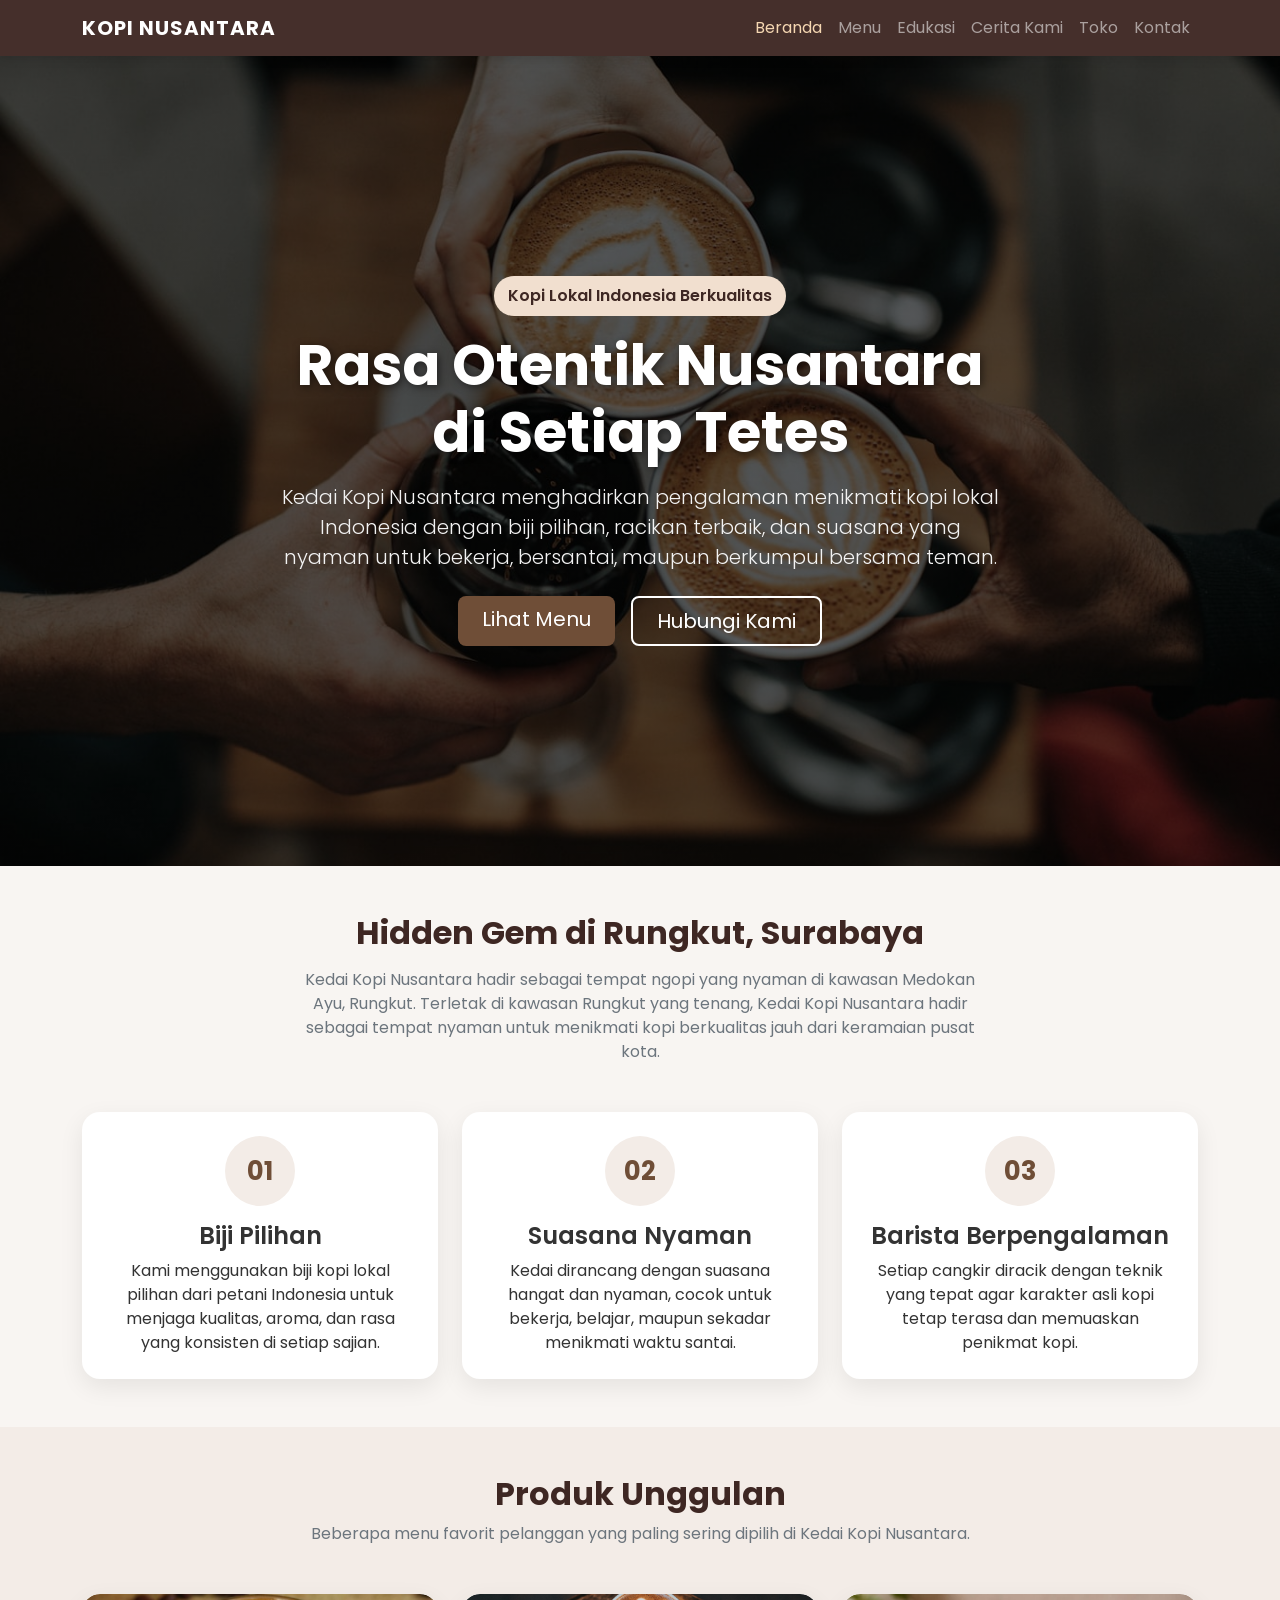
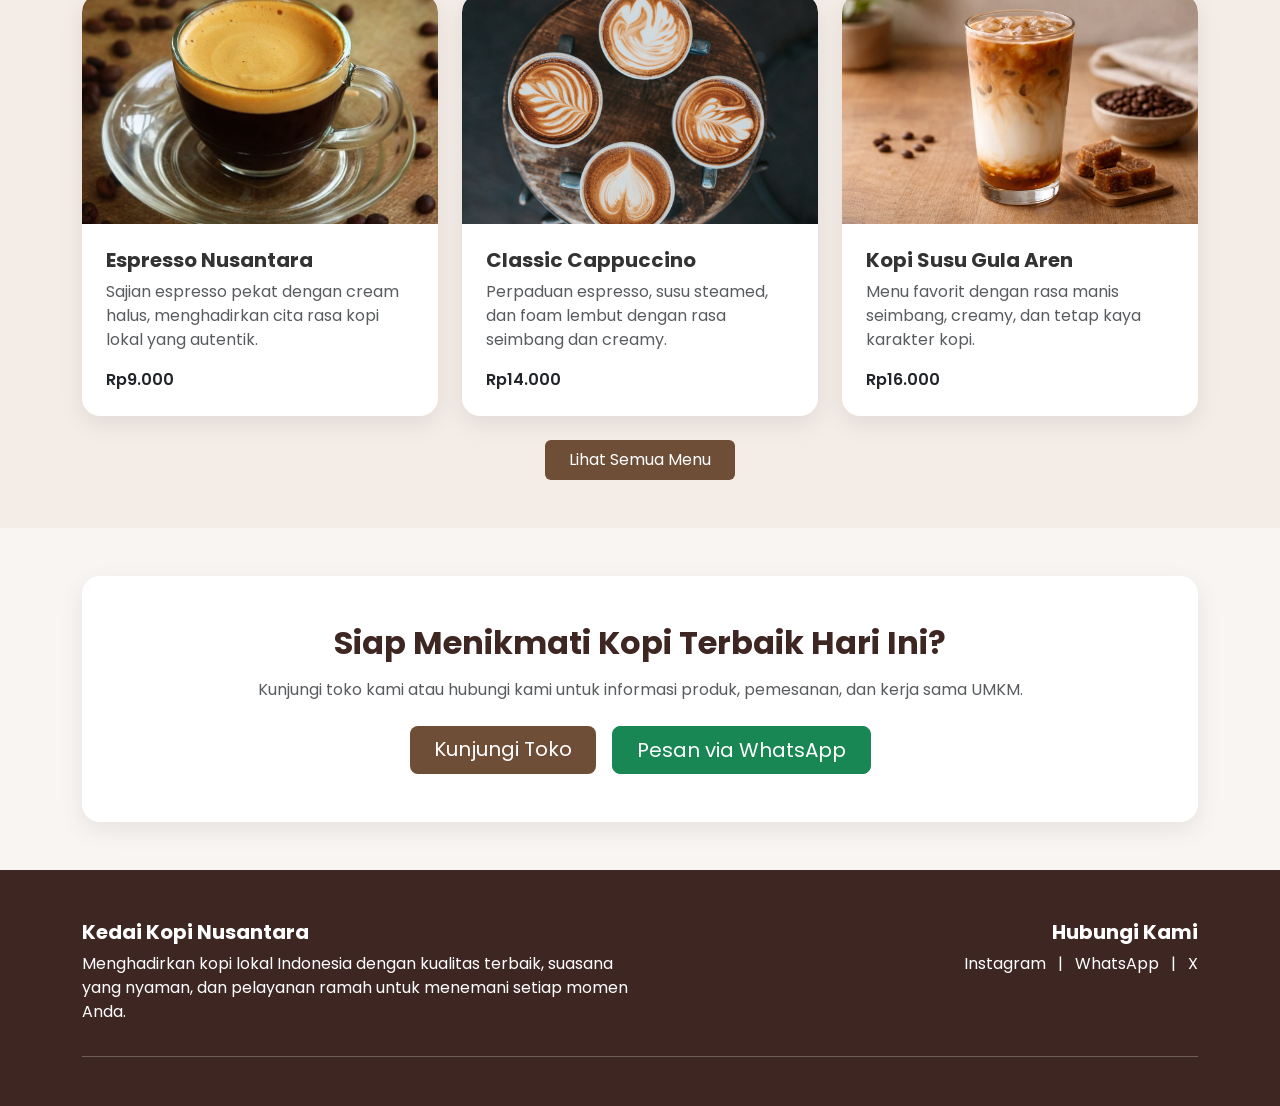
<file: index.html>
<!DOCTYPE html>
<html lang="id">

<head>
    <meta charset="UTF-8">
    <meta name="viewport" content="width=device-width, initial-scale=1.0">
    <meta name="description"
        content="Kedai Kopi Nusantara menghadirkan kopi lokal Indonesia dengan cita rasa otentik, suasana nyaman, dan produk berkualitas untuk pecinta kopi.">
    <title>Kedai Kopi Nusantara - Beranda</title>

    <link href="https://cdn.jsdelivr.net/npm/bootstrap@5.3.3/dist/css/bootstrap.min.css" rel="stylesheet">
    <link href="https://fonts.googleapis.com/css2?family=Poppins:wght@300;400;500;600;700&display=swap"
        rel="stylesheet">
    <link rel="stylesheet" href="style/index.css">
</head>

<body>

    <nav class="navbar navbar-expand-lg navbar-dark sticky-top">
        <div class="container">
            <a class="navbar-brand fw-bold" href="index.html">KOPI NUSANTARA</a>

            <button class="navbar-toggler" type="button" data-bs-toggle="collapse" data-bs-target="#navbarNav"
                aria-controls="navbarNav" aria-expanded="false" aria-label="Toggle navigation">
                <span class="navbar-toggler-icon"></span>
            </button>

            <div class="collapse navbar-collapse" id="navbarNav">
                <ul class="navbar-nav ms-auto align-items-lg-center">
                    <li class="nav-item"><a class="nav-link active" href="index.html">Beranda</a></li>
                    <li class="nav-item"><a class="nav-link" href="menu.html">Menu</a></li>
                    <li class="nav-item"><a class="nav-link" href="edukasi.html">Edukasi</a></li>
                    <li class="nav-item"><a class="nav-link" href="cerita.html">Cerita Kami</a></li>
                    <li class="nav-item"><a class="nav-link" href="toko.html">Toko</a></li>
                    <li class="nav-item"><a class="nav-link" href="kontak.html">Kontak</a></li>
                </ul>
            </div>
        </div>
    </nav>

    <header class="hero-section">
        <div class="container text-center">
            <span class="badge-custom mb-3 d-inline-block">Kopi Lokal Indonesia Berkualitas</span>
            <h1 class="display-4 mb-3">Rasa Otentik Nusantara<br>di Setiap Tetes</h1>
            <p class="lead mb-4">
                Kedai Kopi Nusantara menghadirkan pengalaman menikmati kopi lokal Indonesia dengan biji pilihan,
                racikan terbaik, dan suasana yang nyaman untuk bekerja, bersantai, maupun berkumpul bersama teman.
            </p>
            <div class="d-flex flex-column flex-sm-row justify-content-center gap-3">
                <a href="menu.html" class="btn btn-coffee btn-lg px-4">Lihat Menu</a>
                <a href="kontak.html" class="btn btn-outline-coffee btn-lg px-4">Hubungi Kami</a>
            </div>
        </div>
    </header>

    <section class="py-5">
        <div class="container text-center">
            <h2 class="section-title mb-3">Hidden Gem di Rungkut, Surabaya</h2>
            <p class="section-subtitle mb-5">
                Kedai Kopi Nusantara hadir sebagai tempat ngopi yang nyaman di kawasan Medokan Ayu, Rungkut. Terletak di kawasan Rungkut yang tenang, Kedai Kopi Nusantara hadir sebagai
                tempat nyaman untuk menikmati kopi berkualitas jauh dari keramaian pusat kota.
            </p>

            <div class="row g-4">
                <div class="col-md-4">
                    <div class="feature-card p-4">
                        <div class="feature-icon">01</div>
                        <h4 class="fw-semibold">Biji Pilihan</h4>
                        <p class="mb-0">
                            Kami menggunakan biji kopi lokal pilihan dari petani Indonesia untuk menjaga kualitas,
                            aroma, dan rasa yang konsisten di setiap sajian.
                        </p>
                    </div>
                </div>

                <div class="col-md-4">
                    <div class="feature-card p-4">
                        <div class="feature-icon">02</div>
                        <h4 class="fw-semibold">Suasana Nyaman</h4>
                        <p class="mb-0">
                            Kedai dirancang dengan suasana hangat dan nyaman, cocok untuk bekerja, belajar,
                            maupun sekadar menikmati waktu santai.
                        </p>
                    </div>
                </div>

                <div class="col-md-4">
                    <div class="feature-card p-4">
                        <div class="feature-icon">03</div>
                        <h4 class="fw-semibold">Barista Berpengalaman</h4>
                        <p class="mb-0">
                            Setiap cangkir diracik dengan teknik yang tepat agar karakter asli kopi tetap terasa
                            dan memuaskan penikmat kopi.
                        </p>
                    </div>
                </div>
            </div>
        </div>
    </section>

    <section class="py-5 highlight-section">
        <div class="container">
            <div class="text-center mb-5">
                <h2 class="section-title">Produk Unggulan</h2>
                <p class="section-subtitle">
                    Beberapa menu favorit pelanggan yang paling sering dipilih di Kedai Kopi Nusantara.
                </p>
            </div>

            <div class="row g-4">
                <div class="col-md-4">
                    <div class="product-card overflow-hidden">
                        <img src="assets/espresso.jpeg" class="w-100" alt="Espresso Nusantara">
                        <div class="p-4">
                            <h5 class="fw-bold">Espresso Nusantara</h5>
                            <p class="text-muted">
                                Sajian espresso pekat dengan cream halus, menghadirkan cita rasa kopi lokal yang autentik.
                            </p>
                            <p class="fw-semibold text-dark mb-0">Rp9.000</p>
                        </div>
                    </div>
                </div>

                <div class="col-md-4">
                    <div class="product-card overflow-hidden">
                        <img src="assets/cappucino.jpg" class="w-100" alt="Classic Cappuccino">
                        <div class="p-4">
                            <h5 class="fw-bold">Classic Cappuccino</h5>
                            <p class="text-muted">
                                Perpaduan espresso, susu steamed, dan foam lembut dengan rasa seimbang dan creamy.
                            </p>
                            <p class="fw-semibold text-dark mb-0">Rp14.000</p>
                        </div>
                    </div>
                </div>

                <div class="col-md-4">
                    <div class="product-card overflow-hidden">
                        <img src="assets/kopi_susu.jpeg" class="w-100" alt="Kopi Susu Gula Aren">
                        <div class="p-4">
                            <h5 class="fw-bold">Kopi Susu Gula Aren</h5>
                            <p class="text-muted">
                                Menu favorit dengan rasa manis seimbang, creamy, dan tetap kaya karakter kopi.
                            </p>
                            <p class="fw-semibold text-dark mb-0">Rp16.000</p>
                        </div>
                    </div>
                </div>
            </div>

            <div class="text-center mt-4">
                <a href="menu.html" class="btn btn-coffee px-4 py-2">Lihat Semua Menu</a>
            </div>
        </div>
    </section>

    <section class="py-5">
        <div class="container">
            <div class="cta-box p-4 p-md-5 text-center">
                <h2 class="section-title mb-3">Siap Menikmati Kopi Terbaik Hari Ini?</h2>
                <p class="text-muted mb-4">
                    Kunjungi toko kami atau hubungi kami untuk informasi produk, pemesanan, dan kerja sama UMKM.
                </p>
                <div class="d-flex flex-column flex-sm-row justify-content-center gap-3">
                    <a href="toko.html" class="btn btn-coffee btn-lg px-4">Kunjungi Toko</a>
                    <a href="https://wa.me/6285730565400" target="_blank" rel="noopener noreferrer"
                        class="btn btn-success btn-lg px-4">Pesan via WhatsApp</a>
                </div>
            </div>
        </div>
    </section>

    <footer class="footer mt-auto">
        <div class="container">
            <div class="row g-4">
                <div class="col-md-6">
                    <h5 class="fw-bold">Kedai Kopi Nusantara</h5>
                    <p class="mb-2">
                        Menghadirkan kopi lokal Indonesia dengan kualitas terbaik, suasana yang nyaman, dan pelayanan ramah untuk menemani setiap momen Anda.
                    </p>
                </div>

                <div class="col-md-6 text-md-end">
                    <h5 class="fw-bold">Hubungi Kami</h5>
                    <p class="mb-0">
                        <a href="https://instagram.com/" target="_blank" rel="noopener noreferrer"
                            class="text-white text-decoration-none">Instagram</a>
                        <span class="mx-2">|</span>
                        <a href="https://wa.me/6285730565400" target="_blank" rel="noopener noreferrer"
                            class="text-white text-decoration-none">WhatsApp</a>
                        <span class="mx-2">|</span>
                        <a href="https://x.com/" target="_blank" rel="noopener noreferrer"
                            class="text-white text-decoration-none">X</a>
                    </p>
                </div>
            </div>

            <hr class="my-4">
        </div>
    </footer>

    <script src="https://cdn.jsdelivr.net/npm/bootstrap@5.3.3/dist/js/bootstrap.bundle.min.js"></script>
</body>

</html>
</file>
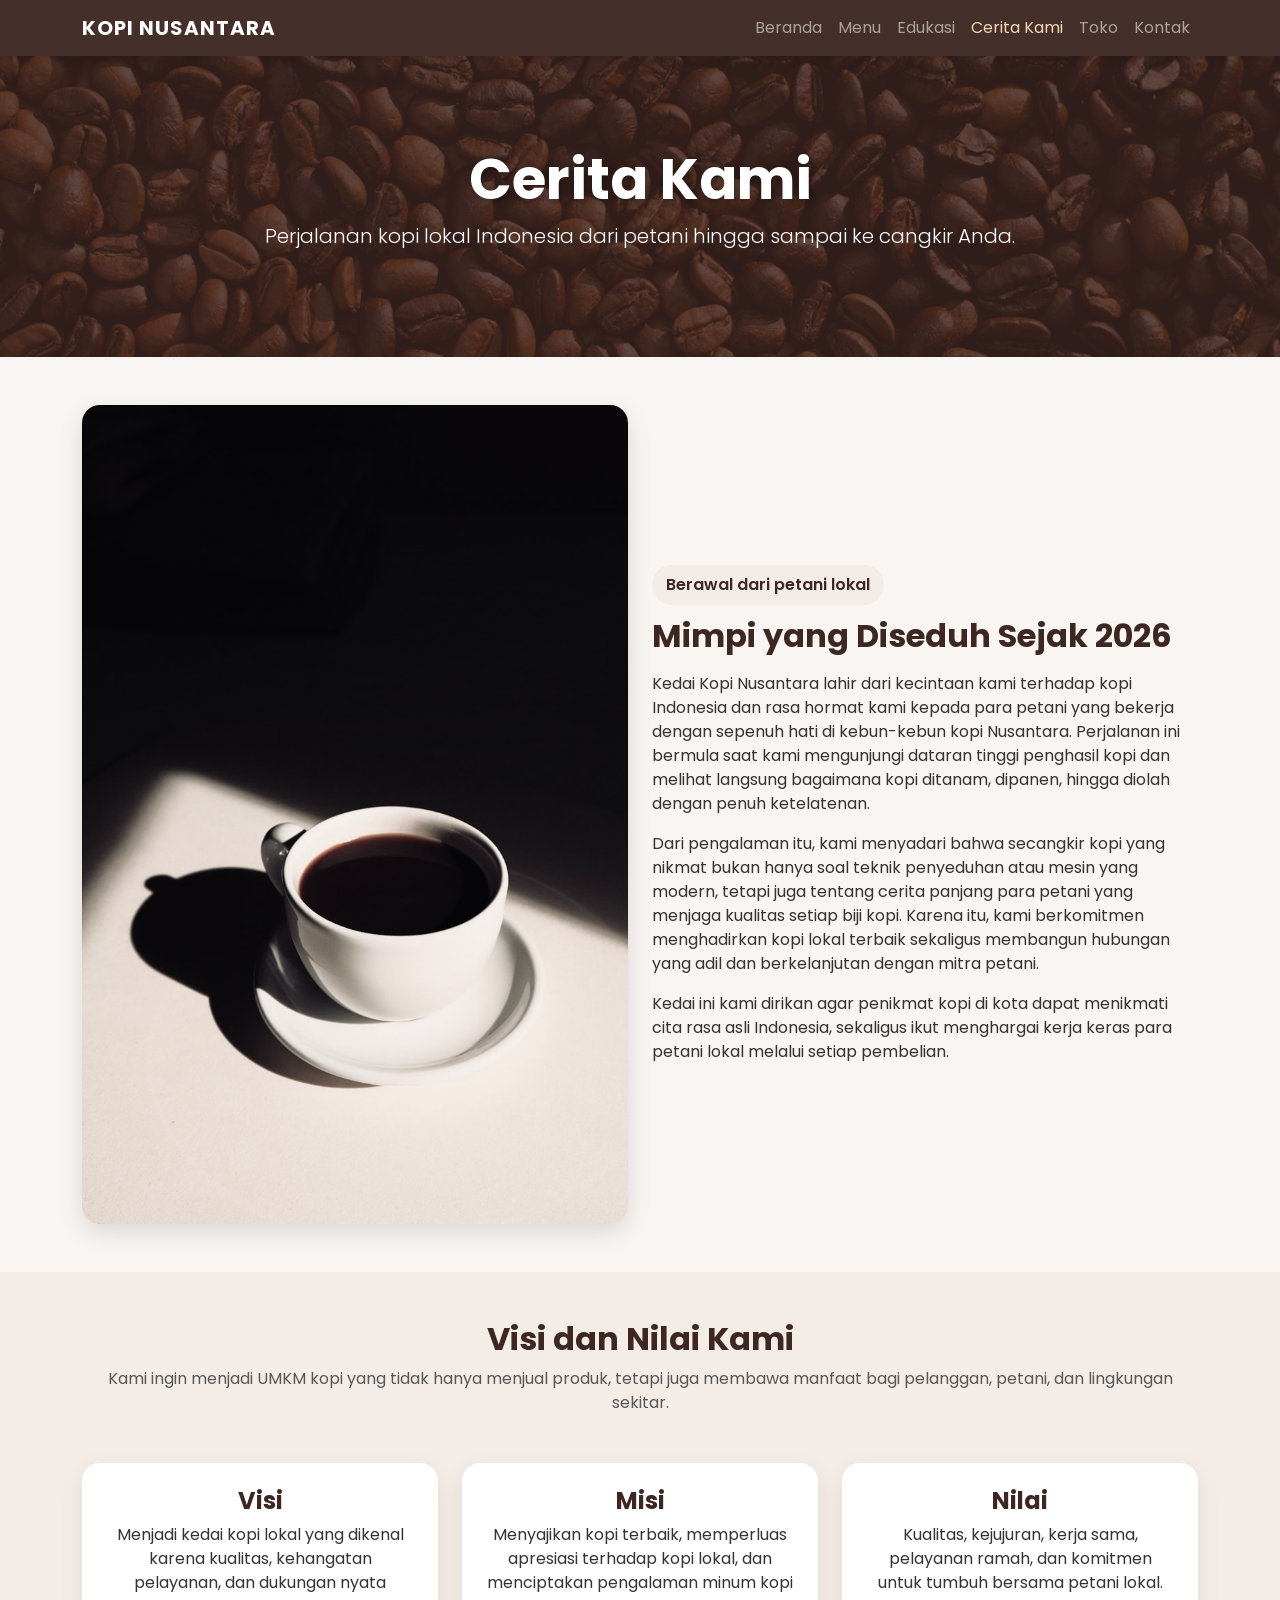
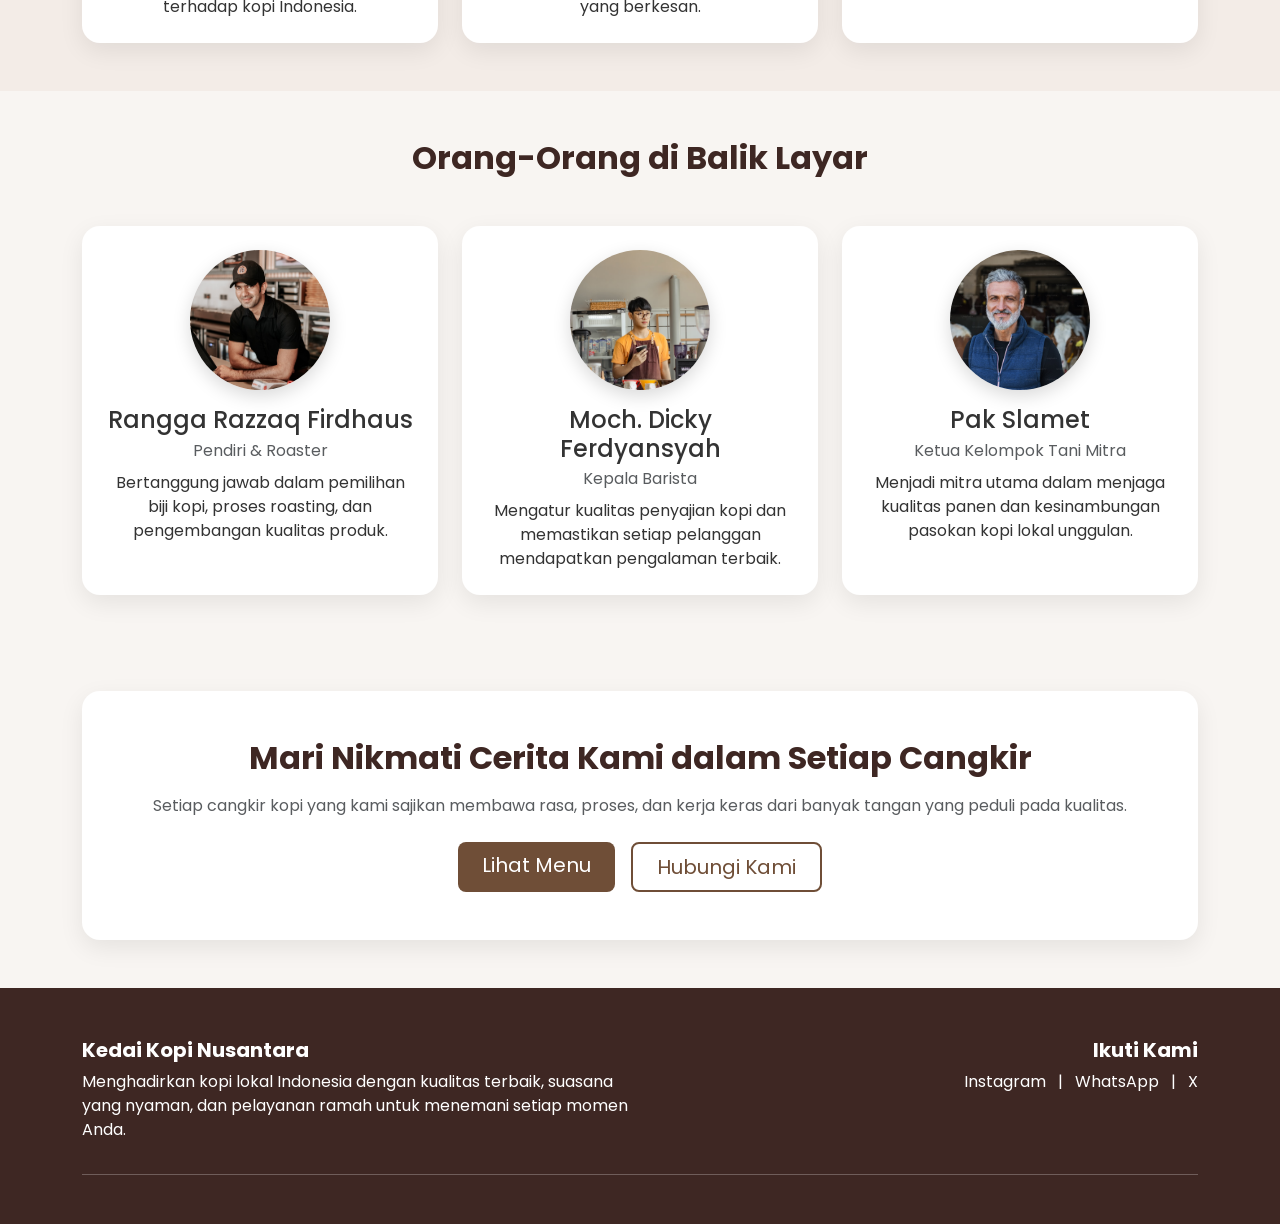
<file: cerita.html>
<!DOCTYPE html>
<html lang="id">

<head>
    <meta charset="UTF-8">
    <meta name="viewport" content="width=device-width, initial-scale=1.0">
    <meta name="description"
        content="Cerita Kedai Kopi Nusantara, perjalanan usaha kopi lokal dari petani Indonesia hingga sampai ke cangkir pelanggan.">
    <title>Kedai Kopi Nusantara - Cerita Kami</title>

    <link href="https://cdn.jsdelivr.net/npm/bootstrap@5.3.3/dist/css/bootstrap.min.css" rel="stylesheet">
    <link href="https://fonts.googleapis.com/css2?family=Poppins:wght@300;400;500;600;700&display=swap"
        rel="stylesheet">
    <link rel="stylesheet" href="style/cerita.css">
</head>

<body class="d-flex flex-column min-vh-100">

    <nav class="navbar navbar-expand-lg navbar-dark sticky-top">
        <div class="container">
            <a class="navbar-brand fw-bold" href="index.html">KOPI NUSANTARA</a>
            <button class="navbar-toggler" type="button" data-bs-toggle="collapse" data-bs-target="#navbarNav"
                aria-controls="navbarNav" aria-expanded="false" aria-label="Toggle navigation">
                <span class="navbar-toggler-icon"></span>
            </button>

            <div class="collapse navbar-collapse" id="navbarNav">
                <ul class="navbar-nav ms-auto">
                    <li class="nav-item"><a class="nav-link" href="index.html">Beranda</a></li>
                    <li class="nav-item"><a class="nav-link" href="menu.html">Menu</a></li>
                    <li class="nav-item"><a class="nav-link" href="edukasi.html">Edukasi</a></li>
                    <li class="nav-item"><a class="nav-link active" href="cerita.html">Cerita Kami</a></li>
                    <li class="nav-item"><a class="nav-link" href="toko.html">Toko</a></li>
                    <li class="nav-item"><a class="nav-link" href="kontak.html">Kontak</a></li>
                </ul>
            </div>
        </div>
    </nav>

    <header class="page-header">
        <div class="container">
            <h1 class="display-4 fw-bold">Cerita Kami</h1>
            <p class="lead">Perjalanan kopi lokal Indonesia dari petani hingga sampai ke cangkir Anda.</p>
        </div>
    </header>

    <section class="py-5">
        <div class="container">
            <div class="row g-4 align-items-center">
                <div class="col-lg-6">
                    <img src="assets/kopi.jpg" alt="Perjalanan Kedai Kopi Nusantara" class="story-image">
                </div>
                <div class="col-lg-6">
                    <span class="badge-custom">Berawal dari petani lokal</span>
                    <h2 class="section-title mb-3">Mimpi yang Diseduh Sejak 2026</h2>
                    <p>
                        Kedai Kopi Nusantara lahir dari kecintaan kami terhadap kopi Indonesia dan rasa hormat kami
                        kepada para petani yang bekerja dengan sepenuh hati di kebun-kebun kopi Nusantara.
                        Perjalanan ini bermula saat kami mengunjungi dataran tinggi penghasil kopi dan melihat langsung
                        bagaimana kopi ditanam, dipanen, hingga diolah dengan penuh ketelatenan.
                    </p>
                    <p>
                        Dari pengalaman itu, kami menyadari bahwa secangkir kopi yang nikmat bukan hanya soal teknik
                        penyeduhan atau mesin yang modern, tetapi juga tentang cerita panjang para petani yang menjaga
                        kualitas setiap biji kopi. Karena itu, kami berkomitmen menghadirkan kopi lokal terbaik
                        sekaligus
                        membangun hubungan yang adil dan berkelanjutan dengan mitra petani.
                    </p>
                    <p class="mb-0">
                        Kedai ini kami dirikan agar penikmat kopi di kota dapat menikmati cita rasa asli Indonesia,
                        sekaligus ikut menghargai kerja keras para petani lokal melalui setiap pembelian.
                    </p>
                </div>
            </div>
        </div>
    </section>

    <section class="py-5 highlight-section">
        <div class="container">
            <div class="text-center mb-5">
                <h2 class="section-title">Visi dan Nilai Kami</h2>
                <p class="text-muted">
                    Kami ingin menjadi UMKM kopi yang tidak hanya menjual produk, tetapi juga membawa manfaat
                    bagi pelanggan, petani, dan lingkungan sekitar.
                </p>
            </div>

            <div class="row g-4">
                <div class="col-md-4">
                    <div class="value-card p-4 text-center">
                        <h4 class="section-title">Visi</h4>
                        <p class="mb-0">
                            Menjadi kedai kopi lokal yang dikenal karena kualitas, kehangatan pelayanan,
                            dan dukungan nyata terhadap kopi Indonesia.
                        </p>
                    </div>
                </div>

                <div class="col-md-4">
                    <div class="value-card p-4 text-center">
                        <h4 class="section-title">Misi</h4>
                        <p class="mb-0">
                            Menyajikan kopi terbaik, memperluas apresiasi terhadap kopi lokal,
                            dan menciptakan pengalaman minum kopi yang berkesan.
                        </p>
                    </div>
                </div>

                <div class="col-md-4">
                    <div class="value-card p-4 text-center">
                        <h4 class="section-title">Nilai</h4>
                        <p class="mb-0">
                            Kualitas, kejujuran, kerja sama, pelayanan ramah,
                            dan komitmen untuk tumbuh bersama petani lokal.
                        </p>
                    </div>
                </div>
            </div>
        </div>
    </section>

    <section class="py-5">
        <div class="container text-center">
            <h2 class="section-title mb-5">Orang-Orang di Balik Layar</h2>

            <div class="row g-4">
                <div class="col-md-4">
                    <div class="team-card p-4">
                        <img src="assets/rangga.jpg" alt="Rangga Razzaq Firdhaus" class="team-photo mb-3">
                        <h4 class="mb-1">Rangga Razzaq Firdhaus</h4>
                        <p class="text-muted mb-2">Pendiri & Roaster</p>
                        <p class="mb-0">
                            Bertanggung jawab dalam pemilihan biji kopi, proses roasting,
                            dan pengembangan kualitas produk.
                        </p>
                    </div>
                </div>

                <div class="col-md-4">
                    <div class="team-card p-4">
                        <img src="assets/dicky.jpg" alt="Moch Dicky Ferdyansyah" class="team-photo mb-3">
                        <h4 class="mb-1">Moch. Dicky Ferdyansyah</h4>
                        <p class="text-muted mb-2">Kepala Barista</p>
                        <p class="mb-0">
                            Mengatur kualitas penyajian kopi dan memastikan setiap pelanggan
                            mendapatkan pengalaman terbaik.
                        </p>
                    </div>
                </div>

                <div class="col-md-4">
                    <div class="team-card p-4">
                        <img src="assets/slamet.jpg" alt="Pak Slamet" class="team-photo mb-3">
                        <h4 class="mb-1">Pak Slamet</h4>
                        <p class="text-muted mb-2">Ketua Kelompok Tani Mitra</p>
                        <p class="mb-0">
                            Menjadi mitra utama dalam menjaga kualitas panen dan kesinambungan
                            pasokan kopi lokal unggulan.
                        </p>
                    </div>
                </div>
            </div>
        </div>
    </section>

    <section class="py-5">
        <div class="container">
            <div class="cta-box p-4 p-md-5 text-center">
                <h2 class="section-title mb-3">Mari Nikmati Cerita Kami dalam Setiap Cangkir</h2>
                <p class="text-muted mb-4">
                    Setiap cangkir kopi yang kami sajikan membawa rasa, proses, dan kerja keras
                    dari banyak tangan yang peduli pada kualitas.
                </p>
                <div class="d-flex flex-column flex-sm-row justify-content-center gap-3">
                    <a href="menu.html" class="btn btn-coffee btn-lg px-4">Lihat Menu</a>
                    <a href="kontak.html" class="btn btn-outline-coffee btn-lg px-4">Hubungi Kami</a>
                </div>
            </div>
        </div>
    </section>

    <footer class="footer mt-auto">
        <div class="container">
            <div class="row g-4">
                <div class="col-md-6">
                    <h5 class="fw-bold">Kedai Kopi Nusantara</h5>
                    <p class="mb-2">
                        Menghadirkan kopi lokal Indonesia dengan kualitas terbaik, suasana yang nyaman, dan pelayanan ramah untuk menemani setiap momen Anda.
                    </p>
                </div>

                <div class="col-md-6 text-md-end">
                    <h5 class="fw-bold">Ikuti Kami</h5>
                    <p class="mb-0">
                        <a href="https://instagram.com/" target="_blank" rel="noopener noreferrer"
                            class="text-white text-decoration-none">Instagram</a>
                        <span class="mx-2">|</span>
                        <a href="https://wa.me/6285730565400" target="_blank" rel="noopener noreferrer"
                            class="text-white text-decoration-none">WhatsApp</a>
                        <span class="mx-2">|</span>
                        <a href="https://x.com/" target="_blank" rel="noopener noreferrer"
                            class="text-white text-decoration-none">X</a>
                    </p>
                </div>
            </div>
            <hr class="my-4">
        </div>
    </footer>

    <script src="https://cdn.jsdelivr.net/npm/bootstrap@5.3.3/dist/js/bootstrap.bundle.min.js"></script>
</body>

</html>
</file>
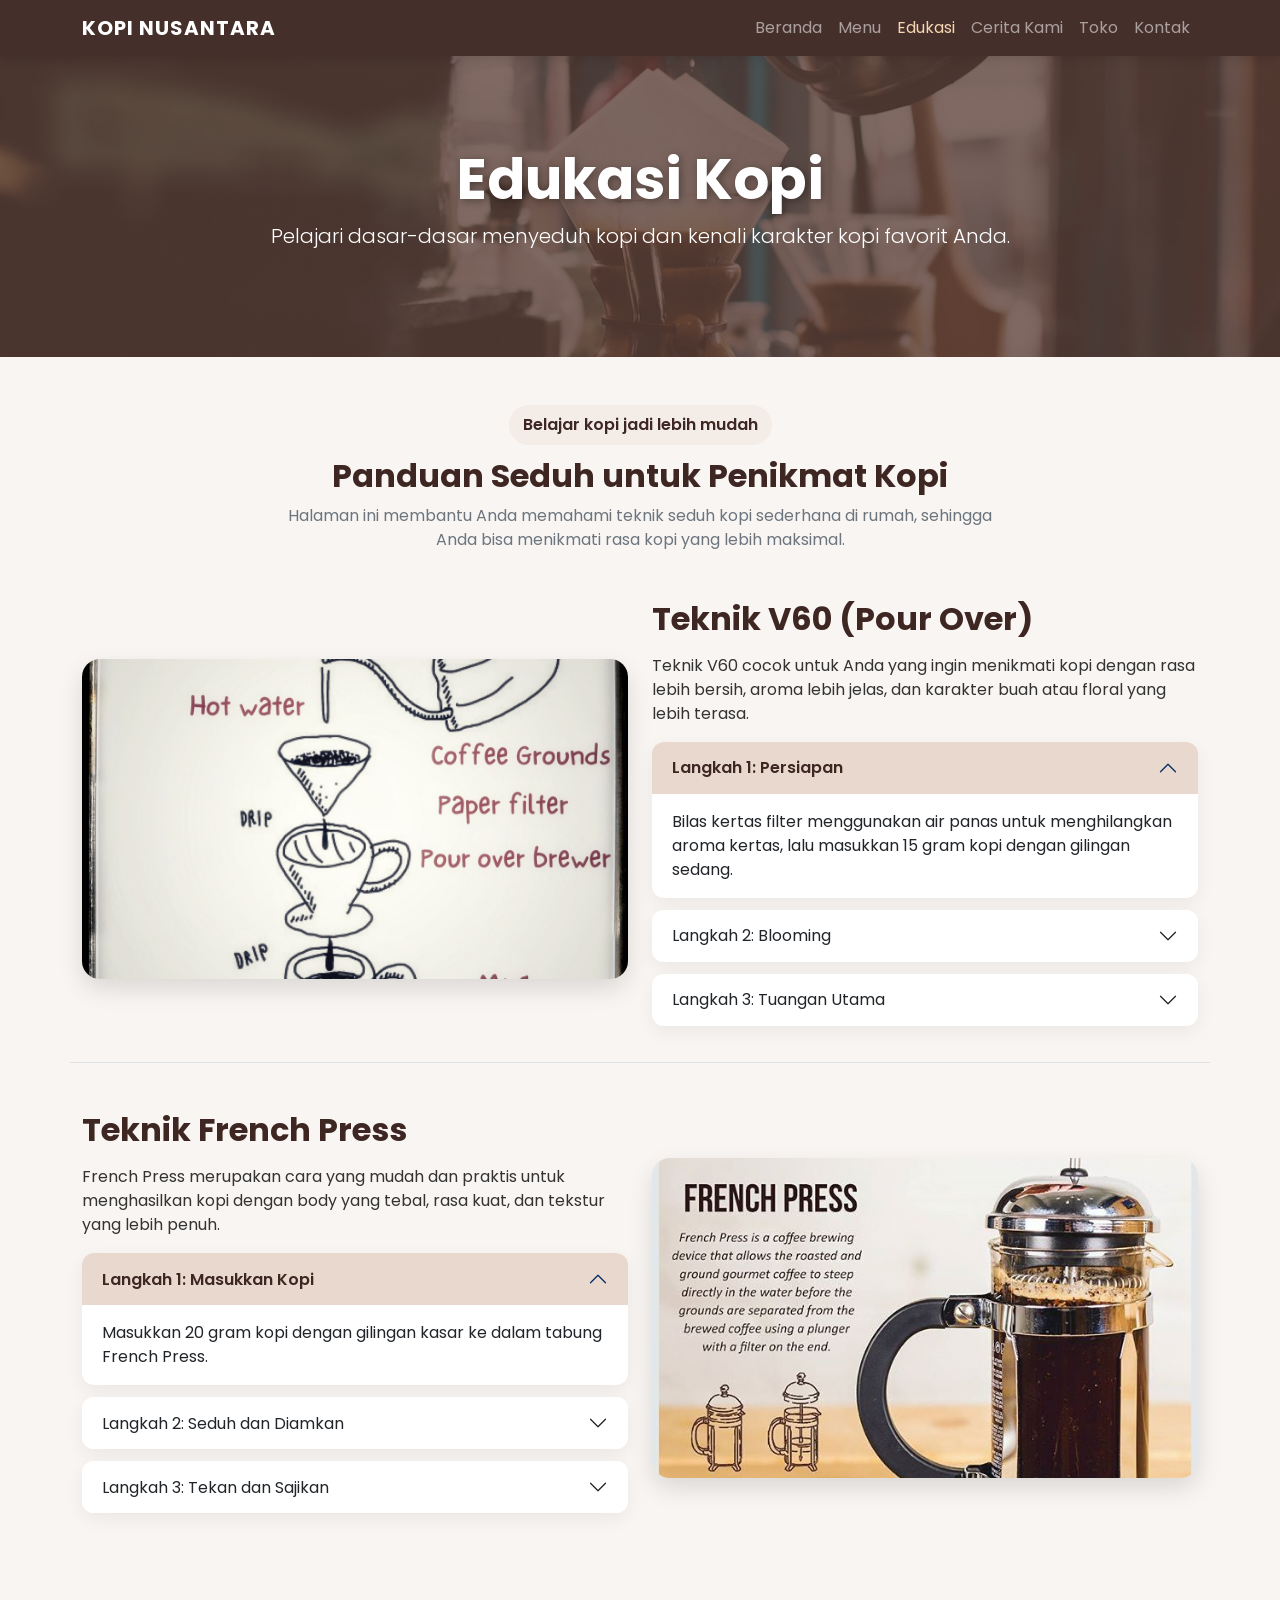
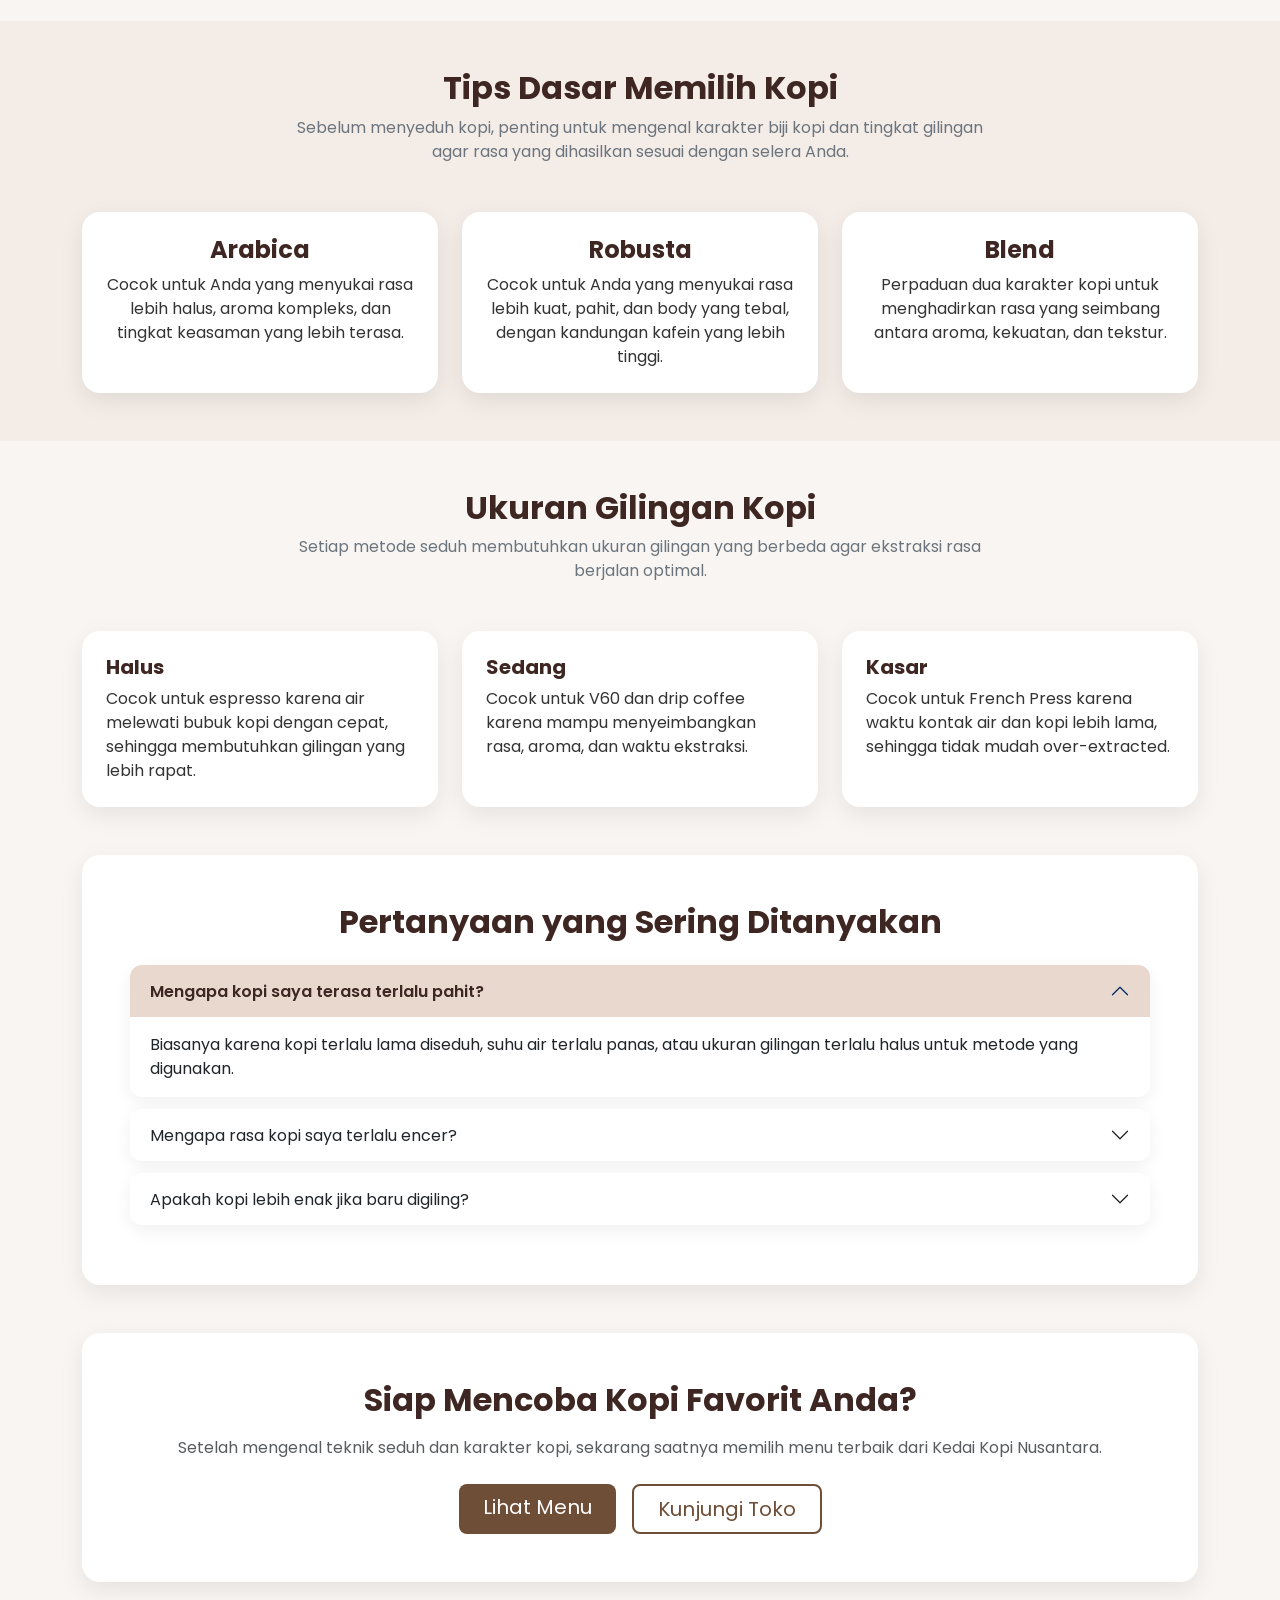
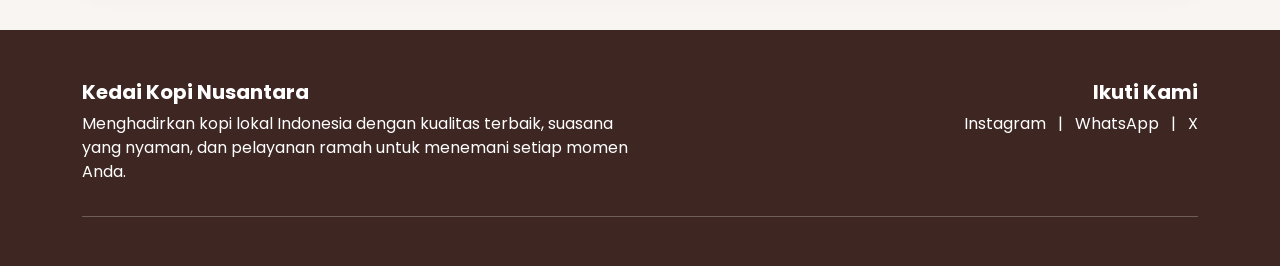
<file: edukasi.html>
<!DOCTYPE html>
<html lang="id">

<head>
    <meta charset="UTF-8">
    <meta name="viewport" content="width=device-width, initial-scale=1.0">
    <meta name="description"
        content="Pelajari panduan seduh kopi, teknik V60, French Press, tips memilih kopi, dan edukasi dasar kopi di Kedai Kopi Nusantara.">
    <title>Kedai Kopi Nusantara - Edukasi</title>

    <link href="https://cdn.jsdelivr.net/npm/bootstrap@5.3.3/dist/css/bootstrap.min.css" rel="stylesheet">
    <link href="https://fonts.googleapis.com/css2?family=Poppins:wght@300;400;500;600;700&display=swap"
        rel="stylesheet">
    <link rel="stylesheet" href="style/edukasi.css">
</head>

<body class="d-flex flex-column min-vh-100">

    <nav class="navbar navbar-expand-lg navbar-dark sticky-top">
        <div class="container">
            <a class="navbar-brand fw-bold" href="index.html">KOPI NUSANTARA</a>
            <button class="navbar-toggler" type="button" data-bs-toggle="collapse" data-bs-target="#navbarNav"
                aria-controls="navbarNav" aria-expanded="false" aria-label="Toggle navigation">
                <span class="navbar-toggler-icon"></span>
            </button>

            <div class="collapse navbar-collapse" id="navbarNav">
                <ul class="navbar-nav ms-auto">
                    <li class="nav-item"><a class="nav-link" href="index.html">Beranda</a></li>
                    <li class="nav-item"><a class="nav-link" href="menu.html">Menu</a></li>
                    <li class="nav-item"><a class="nav-link active" href="edukasi.html">Edukasi</a></li>
                    <li class="nav-item"><a class="nav-link" href="cerita.html">Cerita Kami</a></li>
                    <li class="nav-item"><a class="nav-link" href="toko.html">Toko</a></li>
                    <li class="nav-item"><a class="nav-link" href="kontak.html">Kontak</a></li>
                </ul>
            </div>
        </div>
    </nav>

    <header class="page-header">
        <div class="container">
            <h1 class="display-4 fw-bold">Edukasi Kopi</h1>
            <p class="lead">Pelajari dasar-dasar menyeduh kopi dan kenali karakter kopi favorit Anda.</p>
        </div>
    </header>

    <section class="py-5">
        <div class="container text-center">
            <span class="badge-custom">Belajar kopi jadi lebih mudah</span>
            <h2 class="section-title">Panduan Seduh untuk Penikmat Kopi</h2>
            <p class="section-subtitle">
                Halaman ini membantu Anda memahami teknik seduh kopi sederhana di rumah,
                sehingga Anda bisa menikmati rasa kopi yang lebih maksimal.
            </p>
        </div>
    </section>

    <section class="pb-5">
        <div class="container">
            <div class="row align-items-center g-4 mb-5 pb-4 border-bottom">
                <div class="col-md-6">
                    <img src="assets/pouring.jpeg" alt="Seduh V60" class="brewing-img">
                </div>
                <div class="col-md-6">
                    <h2 class="mb-3 section-title">Teknik V60 (Pour Over)</h2>
                    <p>
                        Teknik V60 cocok untuk Anda yang ingin menikmati kopi dengan rasa lebih bersih,
                        aroma lebih jelas, dan karakter buah atau floral yang lebih terasa.
                    </p>

                    <div class="accordion" id="accordionV60">
                        <div class="accordion-item">
                            <h2 class="accordion-header">
                                <button class="accordion-button" type="button" data-bs-toggle="collapse"
                                    data-bs-target="#v60-step1">
                                    Langkah 1: Persiapan
                                </button>
                            </h2>
                            <div id="v60-step1" class="accordion-collapse collapse show" data-bs-parent="#accordionV60">
                                <div class="accordion-body">
                                    Bilas kertas filter menggunakan air panas untuk menghilangkan aroma kertas,
                                    lalu masukkan 15 gram kopi dengan gilingan sedang.
                                </div>
                            </div>
                        </div>

                        <div class="accordion-item">
                            <h2 class="accordion-header">
                                <button class="accordion-button collapsed" type="button" data-bs-toggle="collapse"
                                    data-bs-target="#v60-step2">
                                    Langkah 2: Blooming
                                </button>
                            </h2>
                            <div id="v60-step2" class="accordion-collapse collapse" data-bs-parent="#accordionV60">
                                <div class="accordion-body">
                                    Tuang sekitar 30 ml air panas secara perlahan, lalu tunggu 30 detik
                                    agar kopi mengeluarkan gas dan siap untuk ekstraksi utama.
                                </div>
                            </div>
                        </div>

                        <div class="accordion-item">
                            <h2 class="accordion-header">
                                <button class="accordion-button collapsed" type="button" data-bs-toggle="collapse"
                                    data-bs-target="#v60-step3">
                                    Langkah 3: Tuangan Utama
                                </button>
                            </h2>
                            <div id="v60-step3" class="accordion-collapse collapse" data-bs-parent="#accordionV60">
                                <div class="accordion-body">
                                    Lanjutkan menuang air secara melingkar hingga total 225 ml, lalu tunggu
                                    hingga kopi selesai menetes dan siap disajikan.
                                </div>
                            </div>
                        </div>
                    </div>
                </div>
            </div>

            <div class="row align-items-center g-4 mb-5">
                <div class="col-md-6 order-md-2">
                    <img src="assets/french_press.jpeg" alt="Seduh French Press" class="brewing-img">
                </div>
                <div class="col-md-6 order-md-1">
                    <h2 class="mb-3 section-title">Teknik French Press</h2>
                    <p>
                        French Press merupakan cara yang mudah dan praktis untuk menghasilkan kopi
                        dengan body yang tebal, rasa kuat, dan tekstur yang lebih penuh.
                    </p>

                    <div class="accordion" id="accordionFP">
                        <div class="accordion-item">
                            <h2 class="accordion-header">
                                <button class="accordion-button" type="button" data-bs-toggle="collapse"
                                    data-bs-target="#fp-step1">
                                    Langkah 1: Masukkan Kopi
                                </button>
                            </h2>
                            <div id="fp-step1" class="accordion-collapse collapse show" data-bs-parent="#accordionFP">
                                <div class="accordion-body">
                                    Masukkan 20 gram kopi dengan gilingan kasar ke dalam tabung French Press.
                                </div>
                            </div>
                        </div>

                        <div class="accordion-item">
                            <h2 class="accordion-header">
                                <button class="accordion-button collapsed" type="button" data-bs-toggle="collapse"
                                    data-bs-target="#fp-step2">
                                    Langkah 2: Seduh dan Diamkan
                                </button>
                            </h2>
                            <div id="fp-step2" class="accordion-collapse collapse" data-bs-parent="#accordionFP">
                                <div class="accordion-body">
                                    Tuang 300 ml air panas, aduk perlahan, lalu pasang tutup dan diamkan
                                    selama kurang lebih 4 menit agar ekstraksi berjalan sempurna.
                                </div>
                            </div>
                        </div>

                        <div class="accordion-item">
                            <h2 class="accordion-header">
                                <button class="accordion-button collapsed" type="button" data-bs-toggle="collapse"
                                    data-bs-target="#fp-step3">
                                    Langkah 3: Tekan dan Sajikan
                                </button>
                            </h2>
                            <div id="fp-step3" class="accordion-collapse collapse" data-bs-parent="#accordionFP">
                                <div class="accordion-body">
                                    Tekan plunger secara perlahan hingga ampas turun ke dasar,
                                    lalu tuang kopi ke cangkir dan nikmati segera.
                                </div>
                            </div>
                        </div>
                    </div>
                </div>
            </div>
        </div>
    </section>

    <section class="py-5 highlight-section">
        <div class="container">
            <div class="text-center mb-5">
                <h2 class="section-title">Tips Dasar Memilih Kopi</h2>
                <p class="section-subtitle">
                    Sebelum menyeduh kopi, penting untuk mengenal karakter biji kopi dan tingkat gilingan
                    agar rasa yang dihasilkan sesuai dengan selera Anda.
                </p>
            </div>

            <div class="row g-4">
                <div class="col-md-4">
                    <div class="info-card p-4 text-center">
                        <h4 class="section-title">Arabica</h4>
                        <p class="mb-0">
                            Cocok untuk Anda yang menyukai rasa lebih halus, aroma kompleks,
                            dan tingkat keasaman yang lebih terasa.
                        </p>
                    </div>
                </div>

                <div class="col-md-4">
                    <div class="info-card p-4 text-center">
                        <h4 class="section-title">Robusta</h4>
                        <p class="mb-0">
                            Cocok untuk Anda yang menyukai rasa lebih kuat, pahit, dan body yang tebal,
                            dengan kandungan kafein yang lebih tinggi.
                        </p>
                    </div>
                </div>

                <div class="col-md-4">
                    <div class="info-card p-4 text-center">
                        <h4 class="section-title">Blend</h4>
                        <p class="mb-0">
                            Perpaduan dua karakter kopi untuk menghadirkan rasa yang seimbang
                            antara aroma, kekuatan, dan tekstur.
                        </p>
                    </div>
                </div>
            </div>
        </div>
    </section>

    <section class="py-5">
        <div class="container">
            <div class="text-center mb-5">
                <h2 class="section-title">Ukuran Gilingan Kopi</h2>
                <p class="section-subtitle">
                    Setiap metode seduh membutuhkan ukuran gilingan yang berbeda agar ekstraksi rasa berjalan optimal.
                </p>
            </div>

            <div class="row g-4">
                <div class="col-md-4">
                    <div class="info-card p-4">
                        <h5 class="section-title">Halus</h5>
                        <p class="mb-0">
                            Cocok untuk espresso karena air melewati bubuk kopi dengan cepat,
                            sehingga membutuhkan gilingan yang lebih rapat.
                        </p>
                    </div>
                </div>

                <div class="col-md-4">
                    <div class="info-card p-4">
                        <h5 class="section-title">Sedang</h5>
                        <p class="mb-0">
                            Cocok untuk V60 dan drip coffee karena mampu menyeimbangkan rasa,
                            aroma, dan waktu ekstraksi.
                        </p>
                    </div>
                </div>

                <div class="col-md-4">
                    <div class="info-card p-4">
                        <h5 class="section-title">Kasar</h5>
                        <p class="mb-0">
                            Cocok untuk French Press karena waktu kontak air dan kopi lebih lama,
                            sehingga tidak mudah over-extracted.
                        </p>
                    </div>
                </div>
            </div>
        </div>
    </section>

    <section class="pb-5">
        <div class="container">
            <div class="faq-card p-4 p-md-5">
                <h2 class="section-title text-center mb-4">Pertanyaan yang Sering Ditanyakan</h2>

                <div class="accordion" id="accordionFaq">
                    <div class="accordion-item">
                        <h2 class="accordion-header">
                            <button class="accordion-button" type="button" data-bs-toggle="collapse"
                                data-bs-target="#faq1">
                                Mengapa kopi saya terasa terlalu pahit?
                            </button>
                        </h2>
                        <div id="faq1" class="accordion-collapse collapse show" data-bs-parent="#accordionFaq">
                            <div class="accordion-body">
                                Biasanya karena kopi terlalu lama diseduh, suhu air terlalu panas,
                                atau ukuran gilingan terlalu halus untuk metode yang digunakan.
                            </div>
                        </div>
                    </div>

                    <div class="accordion-item">
                        <h2 class="accordion-header">
                            <button class="accordion-button collapsed" type="button" data-bs-toggle="collapse"
                                data-bs-target="#faq2">
                                Mengapa rasa kopi saya terlalu encer?
                            </button>
                        </h2>
                        <div id="faq2" class="accordion-collapse collapse" data-bs-parent="#accordionFaq">
                            <div class="accordion-body">
                                Bisa jadi jumlah kopi terlalu sedikit, air terlalu banyak,
                                atau waktu seduh terlalu singkat.
                            </div>
                        </div>
                    </div>

                    <div class="accordion-item">
                        <h2 class="accordion-header">
                            <button class="accordion-button collapsed" type="button" data-bs-toggle="collapse"
                                data-bs-target="#faq3">
                                Apakah kopi lebih enak jika baru digiling?
                            </button>
                        </h2>
                        <div id="faq3" class="accordion-collapse collapse" data-bs-parent="#accordionFaq">
                            <div class="accordion-body">
                                Ya, kopi yang baru digiling biasanya memiliki aroma lebih segar
                                dan rasa yang lebih maksimal dibanding kopi yang sudah lama digiling.
                            </div>
                        </div>
                    </div>
                </div>
            </div>
        </div>
    </section>

    <section class="pb-5">
        <div class="container">
            <div class="cta-box p-4 p-md-5 text-center">
                <h2 class="section-title mb-3">Siap Mencoba Kopi Favorit Anda?</h2>
                <p class="text-muted mb-4">
                    Setelah mengenal teknik seduh dan karakter kopi, sekarang saatnya memilih menu
                    terbaik dari Kedai Kopi Nusantara.
                </p>
                <div class="d-flex flex-column flex-sm-row justify-content-center gap-3">
                    <a href="menu.html" class="btn btn-coffee btn-lg px-4">Lihat Menu</a>
                    <a href="toko.html" class="btn btn-outline-coffee btn-lg px-4">Kunjungi Toko</a>
                </div>
            </div>
        </div>
    </section>

    <footer class="footer mt-auto">
        <div class="container">
            <div class="row g-4">
                <div class="col-md-6">
                    <h5 class="fw-bold">Kedai Kopi Nusantara</h5>
                    <p class="mb-2">
                        Menghadirkan kopi lokal Indonesia dengan kualitas terbaik, suasana yang nyaman, dan pelayanan ramah untuk menemani setiap momen Anda.
                    </p>
                </div>

                <div class="col-md-6 text-md-end">
                    <h5 class="fw-bold">Ikuti Kami</h5>
                    <p class="mb-0">
                        <a href="https://instagram.com/" target="_blank" rel="noopener noreferrer"
                            class="text-white text-decoration-none">Instagram</a>
                        <span class="mx-2">|</span>
                        <a href="https://wa.me/6285730565400" target="_blank" rel="noopener noreferrer"
                            class="text-white text-decoration-none">WhatsApp</a>
                        <span class="mx-2">|</span>
                        <a href="https://x.com/" target="_blank" rel="noopener noreferrer"
                            class="text-white text-decoration-none">X</a>
                    </p>
                </div>
            </div>
            <hr class="my-4">
        </div>
    </footer>

    <script src="https://cdn.jsdelivr.net/npm/bootstrap@5.3.3/dist/js/bootstrap.bundle.min.js"></script>
</body>

</html>
</file>
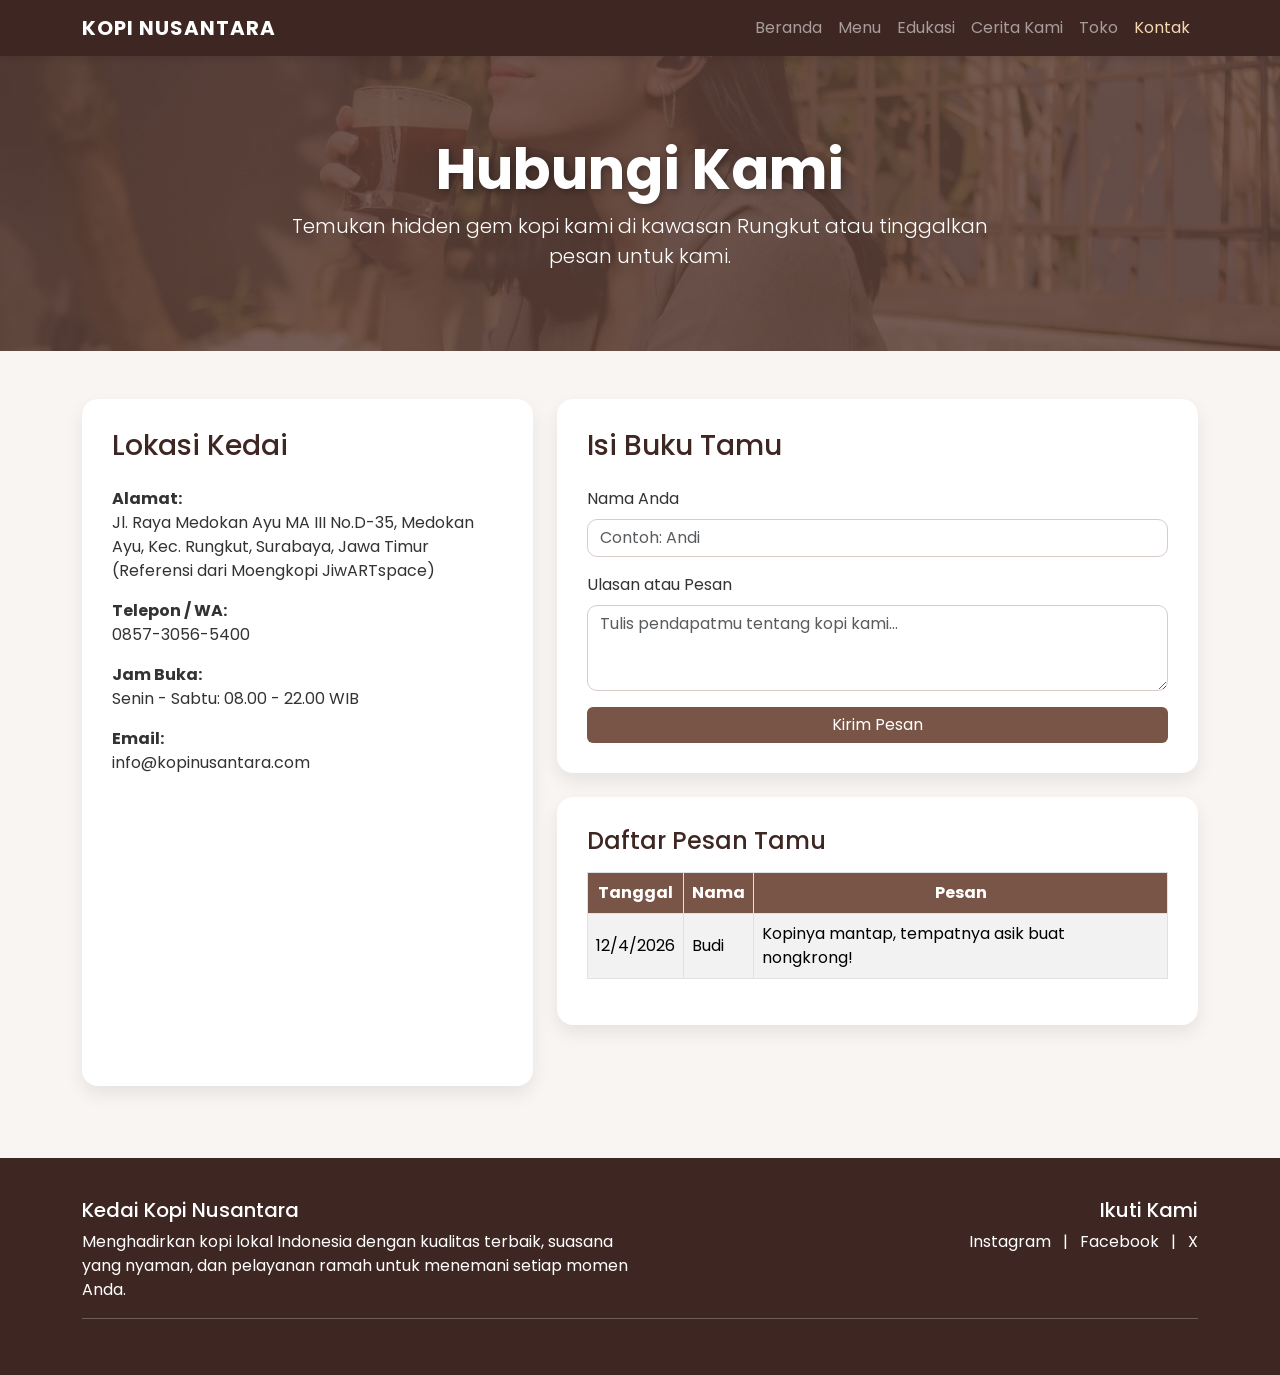
<file: kontak.html>
<!DOCTYPE html>
<html lang="id">

<head>
    <meta charset="UTF-8">
    <meta name="viewport" content="width=device-width, initial-scale=1.0">
    <meta name="description"
        content="Hubungi Kedai Kopi Nusantara yang berlokasi di kawasan Medokan Ayu, Rungkut, Surabaya. Isi buku tamu dan tinggalkan pesan untuk kami.">
    <title>Kedai Kopi Nusantara - Kontak</title>

    <link href="https://cdn.jsdelivr.net/npm/bootstrap@5.3.0/dist/css/bootstrap.min.css" rel="stylesheet">
    <link href="https://fonts.googleapis.com/css2?family=Poppins:wght@300;400;500;600;700&display=swap"
        rel="stylesheet">
    <link rel="stylesheet" href="style/kontak.css">
</head>

<body class="d-flex flex-column min-vh-100">

    <nav class="navbar navbar-expand-lg navbar-dark sticky-top">
        <div class="container">
            <a class="navbar-brand fw-bold" href="index.html">KOPI NUSANTARA</a>

            <button class="navbar-toggler" type="button" data-bs-toggle="collapse" data-bs-target="#navbarNav"
                aria-controls="navbarNav" aria-expanded="false" aria-label="Toggle navigation">
                <span class="navbar-toggler-icon"></span>
            </button>

            <div class="collapse navbar-collapse" id="navbarNav">
                <ul class="navbar-nav ms-auto">
                    <li class="nav-item"><a class="nav-link" href="index.html">Beranda</a></li>
                    <li class="nav-item"><a class="nav-link" href="menu.html">Menu</a></li>
                    <li class="nav-item"><a class="nav-link" href="edukasi.html">Edukasi</a></li>
                    <li class="nav-item"><a class="nav-link" href="cerita.html">Cerita Kami</a></li>
                    <li class="nav-item"><a class="nav-link" href="toko.html">Toko</a></li>
                    <li class="nav-item"><a class="nav-link active" href="kontak.html">Kontak</a></li>
                </ul>
            </div>
        </div>
    </nav>

    <header class="page-header">
        <div class="container">
            <h1 class="display-4 fw-bold">Hubungi Kami</h1>
            <p class="lead">Temukan hidden gem kopi kami di kawasan Rungkut atau tinggalkan pesan untuk kami.</p>
        </div>
    </header>

    <section class="py-5 flex-grow-1">
        <div class="container">
            <div class="row">

                <div class="col-md-5 mb-4">
                    <div class="kotak-putih h-100">
                        <h3 class="mb-4 section-accent">Lokasi Kedai</h3>

                        <p>
                            <strong>Alamat:</strong><br>
                            Jl. Raya Medokan Ayu MA III No.D-35, Medokan Ayu, Kec. Rungkut, Surabaya, Jawa Timur (Referensi dari Moengkopi JiwARTspace)
                        </p>

                        <p>
                            <strong>Telepon / WA:</strong><br>
                            0857-3056-5400
                        </p>

                        <p>
                            <strong>Jam Buka:</strong><br>
                            Senin - Sabtu: 08.00 - 22.00 WIB
                        </p>

                        <p>
                            <strong>Email:</strong><br>
                            info@kopinusantara.com
                        </p>

                        <div class="mt-4">
                            <iframe src="https://www.google.com/maps?q=Medokan+Ayu+Surabaya&output=embed" width="100%"
                                height="250" style="border:0; border-radius: 10px;" allowfullscreen="" loading="lazy"
                                referrerpolicy="no-referrer-when-downgrade">
                            </iframe>
                        </div>
                    </div>
                </div>

                <div class="col-md-7 mb-4">
                    <div class="kotak-putih mb-4">
                        <h3 class="mb-4 section-accent">Isi Buku Tamu</h3>

                        <form id="formBukuTamu">
                            <div class="mb-3">
                                <label for="namaTamu" class="form-label">Nama Anda</label>
                                <input type="text" class="form-control" id="namaTamu" required
                                    placeholder="Contoh: Andi">
                            </div>

                            <div class="mb-3">
                                <label for="pesanTamu" class="form-label">Ulasan atau Pesan</label>
                                <textarea class="form-control" id="pesanTamu" rows="3" required
                                    placeholder="Tulis pendapatmu tentang kopi kami..."></textarea>
                            </div>

                            <button type="submit" class="btn btn-kopi w-100">Kirim Pesan</button>
                        </form>
                    </div>

                    <div class="kotak-putih">
                        <h4 class="mb-3 section-accent">Daftar Pesan Tamu</h4>

                        <div class="table-responsive">
                            <table class="table table-bordered table-striped">
                                <thead>
                                    <tr>
                                        <th>Tanggal</th>
                                        <th>Nama</th>
                                        <th>Pesan</th>
                                    </tr>
                                </thead>
                                <tbody id="isiTabelTamu">
                                    <tr>
                                        <td>12/04/2026 - 10:30</td>
                                        <td>Budi</td>
                                        <td>Kopinya mantap, tempatnya asik buat nongkrong!</td>
                                    </tr>
                                </tbody>
                            </table>
                        </div>
                    </div>
                </div>

            </div>
        </div>
    </section>

    <footer class="footer mt-auto">
        <div class="container">
            <div class="row">
                <div class="col-md-6">
                    <h5>Kedai Kopi Nusantara</h5>
                    <p class="mb-0">
                        Menghadirkan kopi lokal Indonesia dengan kualitas terbaik, suasana yang nyaman, dan pelayanan ramah untuk menemani setiap momen Anda.
                    </p>
                </div>

                <div class="col-md-6 text-md-end">
                    <h5>Ikuti Kami</h5>
                    <p class="mb-0">
                        <a href="https://instagram.com/" target="_blank" rel="noopener noreferrer"
                            class="text-white text-decoration-none">Instagram</a>
                        <span class="mx-2">|</span>
                        <a href="https://facebook.com/" target="_blank" rel="noopener noreferrer"
                            class="text-white text-decoration-none">Facebook</a>
                        <span class="mx-2">|</span>
                        <a href="https://x.com/" target="_blank" rel="noopener noreferrer"
                            class="text-white text-decoration-none">X</a>
                    </p>
                </div>
            </div>

            <hr>
        </div>
    </footer>

    <script src="https://cdn.jsdelivr.net/npm/bootstrap@5.3.0/dist/js/bootstrap.bundle.min.js"></script>
    <script src="script/kontak.js"></script>
</body>

</html>
</file>
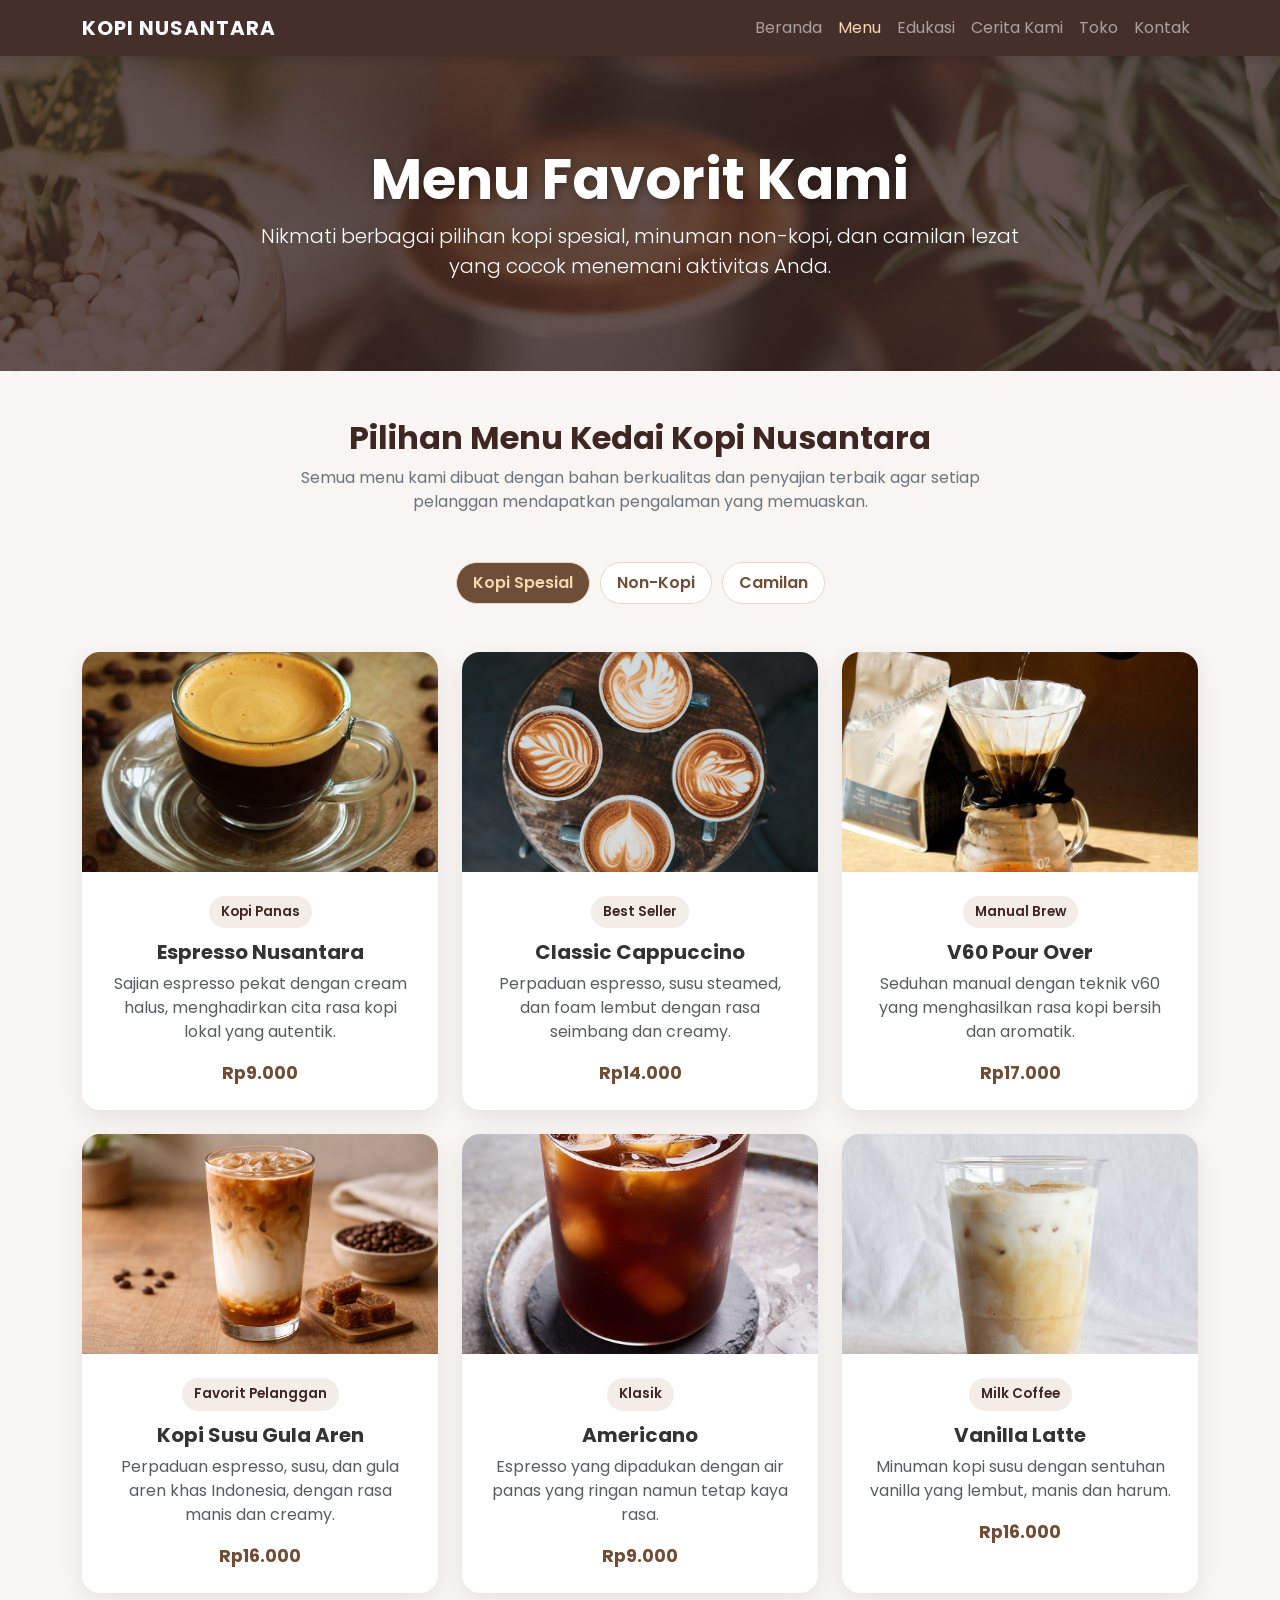
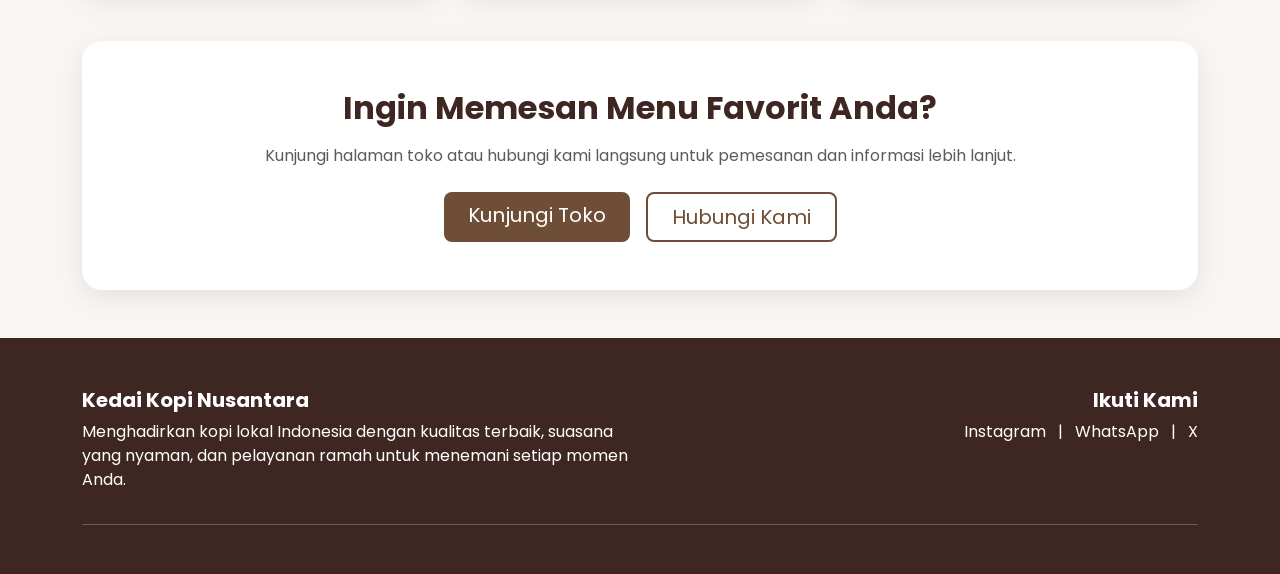
<file: menu.html>
<!DOCTYPE html>
<html lang="id">

<head>
    <meta charset="UTF-8">
    <meta name="viewport" content="width=device-width, initial-scale=1.0">
    <meta name="description"
        content="Daftar menu Kedai Kopi Nusantara yang berisi kopi spesial, minuman non-kopi, dan camilan pendamping terbaik untuk menemani hari Anda.">
    <title>Kedai Kopi Nusantara - Menu</title>

    <link href="https://cdn.jsdelivr.net/npm/bootstrap@5.3.3/dist/css/bootstrap.min.css" rel="stylesheet">
    <link href="https://fonts.googleapis.com/css2?family=Poppins:wght@300;400;500;600;700&display=swap"
        rel="stylesheet">
    <link rel="stylesheet" href="style/menu.css">
</head>

<body class="d-flex flex-column min-vh-100">

    <nav class="navbar navbar-expand-lg navbar-dark sticky-top">
        <div class="container">
            <a class="navbar-brand fw-bold" href="index.html">KOPI NUSANTARA</a>

            <button class="navbar-toggler" type="button" data-bs-toggle="collapse" data-bs-target="#navbarNav"
                aria-controls="navbarNav" aria-expanded="false" aria-label="Toggle navigation">
                <span class="navbar-toggler-icon"></span>
            </button>

            <div class="collapse navbar-collapse" id="navbarNav">
                <ul class="navbar-nav ms-auto">
                    <li class="nav-item"><a class="nav-link" href="index.html">Beranda</a></li>
                    <li class="nav-item"><a class="nav-link active" href="menu.html">Menu</a></li>
                    <li class="nav-item"><a class="nav-link" href="edukasi.html">Edukasi</a></li>
                    <li class="nav-item"><a class="nav-link" href="cerita.html">Cerita Kami</a></li>
                    <li class="nav-item"><a class="nav-link" href="toko.html">Toko</a></li>
                    <li class="nav-item"><a class="nav-link" href="kontak.html">Kontak</a></li>
                </ul>
            </div>
        </div>
    </nav>

    <header class="page-header">
        <div class="container">
            <h1 class="display-4 fw-bold">Menu Favorit Kami</h1>
            <p class="lead">
                Nikmati berbagai pilihan kopi spesial, minuman non-kopi, dan camilan lezat
                yang cocok menemani aktivitas Anda.
            </p>
        </div>
    </header>

    <section class="py-5 flex-grow-1">
        <div class="container">
            <div class="text-center mb-5">
                <h2 class="section-title">Pilihan Menu Kedai Kopi Nusantara</h2>
                <p class="section-subtitle">
                    Semua menu kami dibuat dengan bahan berkualitas dan penyajian terbaik
                    agar setiap pelanggan mendapatkan pengalaman yang memuaskan.
                </p>
            </div>

            <ul class="nav nav-pills justify-content-center mb-5" id="pills-tab" role="tablist">
                <li class="nav-item" role="presentation">
                    <button class="nav-link active" id="pills-kopi-tab" data-bs-toggle="pill"
                        data-bs-target="#pills-kopi" type="button" role="tab" aria-controls="pills-kopi"
                        aria-selected="true">
                        Kopi Spesial
                    </button>
                </li>
                <li class="nav-item" role="presentation">
                    <button class="nav-link" id="pills-nonkopi-tab" data-bs-toggle="pill"
                        data-bs-target="#pills-nonkopi" type="button" role="tab" aria-controls="pills-nonkopi"
                        aria-selected="false">
                        Non-Kopi
                    </button>
                </li>
                <li class="nav-item" role="presentation">
                    <button class="nav-link" id="pills-camilan-tab" data-bs-toggle="pill"
                        data-bs-target="#pills-camilan" type="button" role="tab" aria-controls="pills-camilan"
                        aria-selected="false">
                        Camilan
                    </button>
                </li>
            </ul>

            <div class="tab-content" id="pills-tabContent">

                <div class="tab-pane fade show active" id="pills-kopi" role="tabpanel" aria-labelledby="pills-kopi-tab">
                    <div class="row g-4">
                        <div class="col-md-4">
                            <div class="menu-card">
                                <img src="assets/espresso.jpeg" class="w-100" alt="Espresso Nusantara">
                                <div class="p-4 text-center">
                                    <span class="badge-menu">Kopi Panas</span>
                                    <h5 class="fw-bold">Espresso Nusantara</h5>
                                    <p class="text-muted">Sajian espresso pekat dengan cream halus, menghadirkan cita rasa kopi lokal yang autentik.</p>
                                    <p class="price-tag mb-0">Rp9.000</p>
                                </div>
                            </div>
                        </div>

                        <div class="col-md-4">
                            <div class="menu-card">
                                <img src="assets/cappucino.jpg" class="w-100" alt="Classic Cappuccino">
                                <div class="p-4 text-center">
                                    <span class="badge-menu">Best Seller</span>
                                    <h5 class="fw-bold">Classic Cappuccino</h5>
                                    <p class="text-muted">Perpaduan espresso, susu steamed, dan foam lembut dengan rasa seimbang dan creamy.</p>
                                    <p class="price-tag mb-0">Rp14.000</p>
                                </div>
                            </div>
                        </div>

                        <div class="col-md-4">
                            <div class="menu-card">
                                <img src="assets/v60.jpeg" class="w-100" alt="V60 Pour Over">
                                <div class="p-4 text-center">
                                    <span class="badge-menu">Manual Brew</span>
                                    <h5 class="fw-bold">V60 Pour Over</h5>
                                    <p class="text-muted">Seduhan manual dengan teknik v60 yang menghasilkan rasa kopi bersih dan aromatik.</p>
                                    <p class="price-tag mb-0">Rp17.000</p>
                                </div>
                            </div>
                        </div>

                        <div class="col-md-4">
                            <div class="menu-card">
                                <img src="assets/kopi_susu.jpeg" class="w-100" alt="Kopi Susu Gula Aren">
                                <div class="p-4 text-center">
                                    <span class="badge-menu">Favorit Pelanggan</span>
                                    <h5 class="fw-bold">Kopi Susu Gula Aren</h5>
                                    <p class="text-muted">Perpaduan espresso, susu, dan gula aren khas Indonesia, dengan rasa manis dan creamy.</p>
                                    <p class="price-tag mb-0">Rp16.000</p>
                                </div>
                            </div>
                        </div>

                        <div class="col-md-4">
                            <div class="menu-card">
                                <img src="assets/americano.jpeg" class="w-100" alt="Americano">
                                <div class="p-4 text-center">
                                    <span class="badge-menu">Klasik</span>
                                    <h5 class="fw-bold">Americano</h5>
                                    <p class="text-muted">Espresso yang dipadukan dengan air panas yang ringan namun tetap kaya rasa.</p>
                                    <p class="price-tag mb-0">Rp9.000</p>
                                </div>
                            </div>
                        </div>

                        <div class="col-md-4">
                            <div class="menu-card">
                                <img src="assets/vanilla_latte.jpeg" class="w-100" alt="Vanilla Latte">
                                <div class="p-4 text-center">
                                    <span class="badge-menu">Milk Coffee</span>
                                    <h5 class="fw-bold">Vanilla Latte</h5>
                                    <p class="text-muted">Minuman kopi susu dengan sentuhan vanilla yang lembut, manis dan harum.</p>
                                    <p class="price-tag mb-0">Rp16.000</p>
                                </div>
                            </div>
                        </div>
                    </div>
                </div>

                <div class="tab-pane fade" id="pills-nonkopi" role="tabpanel" aria-labelledby="pills-nonkopi-tab">
                    <div class="row g-4">
                        <div class="col-md-4">
                            <div class="menu-card">
                                <img src="assets/matcha.jpeg" class="w-100" alt="Kyoto Matcha Latte">
                                <div class="p-4 text-center">
                                    <span class="badge-menu">Premium Tea</span>
                                    <h5 class="fw-bold">Kyoto Matcha Latte</h5>
                                    <p class="text-muted">Minuman Teh hijau dengan susu segar, creamy dan menenangkan.</p>
                                    <p class="price-tag mb-0">Rp12.000</p>
                                </div>
                            </div>
                        </div>

                        <div class="col-md-4">
                            <div class="menu-card">
                                <img src="assets/chocolate.jpeg" class="w-100" alt="Chocolate Signature">
                                <div class="p-4 text-center">
                                    <span class="badge-menu">Manis Hangat</span>
                                    <h5 class="fw-bold">Chocolate Signature</h5>
                                    <p class="text-muted">Minuman cokelat hangat dengan rasa manis lembut, cocok untuk semua usia.</p>
                                    <p class="price-tag mb-0">Rp15.000</p>
                                </div>
                            </div>
                        </div>

                        <div class="col-md-4">
                            <div class="menu-card">
                                <img src="assets/thai_tea.jpeg" class="w-100" alt="Thai Tea">
                                <div class="p-4 text-center">
                                    <span class="badge-menu">Segar</span>
                                    <h5 class="fw-bold">Thai Tea</h5>
                                    <p class="text-muted">Minuman teh susu khas Thailand dengan rasa manis, creamy dan menyegarkan.</p>
                                    <p class="price-tag mb-0">Rp7.000</p>
                                </div>
                            </div>
                        </div>
                    </div>
                </div>

                <div class="tab-pane fade" id="pills-camilan" role="tabpanel" aria-labelledby="pills-camilan-tab">
                    <div class="row g-4">
                        <div class="col-md-4">
                            <div class="menu-card">
                                <img src="assets/croissant.jpg" class="w-100" alt="Butter Croissant">
                                <div class="p-4 text-center">
                                    <span class="badge-menu">Pastry</span>
                                    <h5 class="fw-bold">Butter Croissant</h5>
                                    <p class="text-muted">Pastry renyah di luar dan lembut di dalam, dan cocok untuk teman ngopi santai.</p>
                                    <p class="price-tag mb-0">Rp12.000</p>
                                </div>
                            </div>
                        </div>

                        <div class="col-md-4">
                            <div class="menu-card">
                                <img src="assets/french_fries.jpeg" class="w-100" alt="French Fries">
                                <div class="p-4 text-center">
                                    <span class="badge-menu">Snack</span>
                                    <h5 class="fw-bold">French Fries</h5>
                                    <p class="text-muted">Kentang goreng crispy dengan taburan bumbu gurih, cocok untuk sharing.</p>
                                    <p class="price-tag mb-0">Rp13.000</p>
                                </div>
                            </div>
                        </div>

                        <div class="col-md-4">
                            <div class="menu-card">
                                <img src="assets/roti_bakar.jpeg" class="w-100" alt="Roti Bakar Cokelat Keju">
                                <div class="p-4 text-center">
                                    <span class="badge-menu">Ringan</span>
                                    <h5 class="fw-bold">Roti Bakar Cokelat Keju</h5>
                                    <p class="text-muted">Roti bakar dengan topping coklat dan keju yang manis gurih disukai banyak pelanggan.</p>
                                    <p class="price-tag mb-0">Rp14.000</p>
                                </div>
                            </div>
                        </div>
                    </div>
                </div>

            </div>

            <div class="mt-5">
                <div class="cta-box p-4 p-md-5 text-center">
                    <h2 class="section-title mb-3">Ingin Memesan Menu Favorit Anda?</h2>
                    <p class="text-muted mb-4">
                        Kunjungi halaman toko atau hubungi kami langsung
                        untuk pemesanan dan informasi lebih lanjut.
                    </p>
                    <div class="d-flex flex-column flex-sm-row justify-content-center gap-3">
                        <a href="toko.html" class="btn btn-coffee btn-lg px-4">Kunjungi Toko</a>
                        <a href="kontak.html" class="btn btn-outline-coffee btn-lg px-4">Hubungi Kami</a>
                    </div>
                </div>
            </div>
        </div>
    </section>

    <footer class="footer mt-auto">
        <div class="container">
            <div class="row g-4">
                <div class="col-md-6">
                    <h5 class="fw-bold">Kedai Kopi Nusantara</h5>
                    <p class="mb-2">
                        Menghadirkan kopi lokal Indonesia dengan kualitas terbaik, suasana yang nyaman, dan pelayanan ramah untuk menemani setiap momen Anda.
                    </p>
                </div>

                <div class="col-md-6 text-md-end">
                    <h5 class="fw-bold">Ikuti Kami</h5>
                    <p class="mb-0">
                        <a href="https://instagram.com/" target="_blank" rel="noopener noreferrer"
                            class="text-white text-decoration-none">Instagram</a>
                        <span class="mx-2">|</span>
                        <a href="https://wa.me/6285730565400" target="_blank" rel="noopener noreferrer"
                            class="text-white text-decoration-none">WhatsApp</a>
                        <span class="mx-2">|</span>
                        <a href="https://x.com/" target="_blank" rel="noopener noreferrer"
                            class="text-white text-decoration-none">X</a>
                    </p>
                </div>
            </div>
            <hr class="my-4">
        </div>
    </footer>

    <script src="https://cdn.jsdelivr.net/npm/bootstrap@5.3.3/dist/js/bootstrap.bundle.min.js"></script>
</body>

</html>
</file>
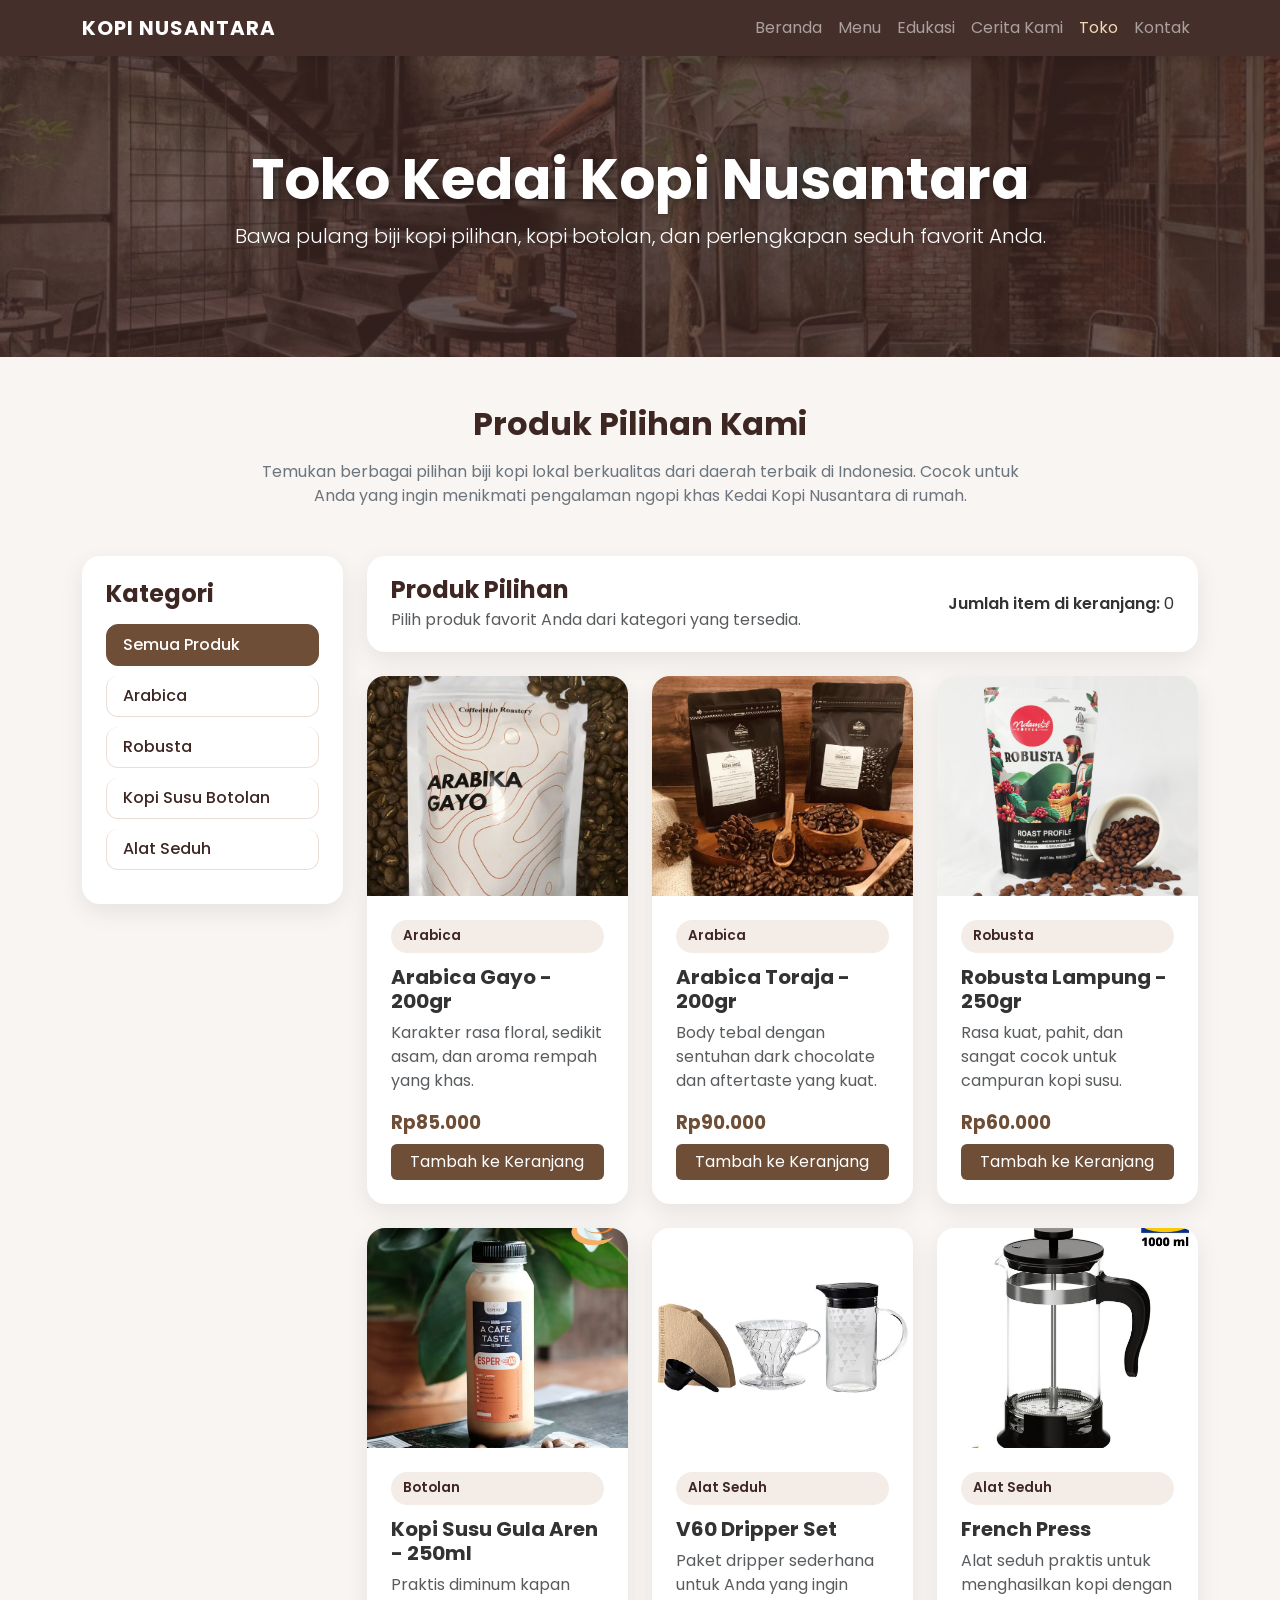
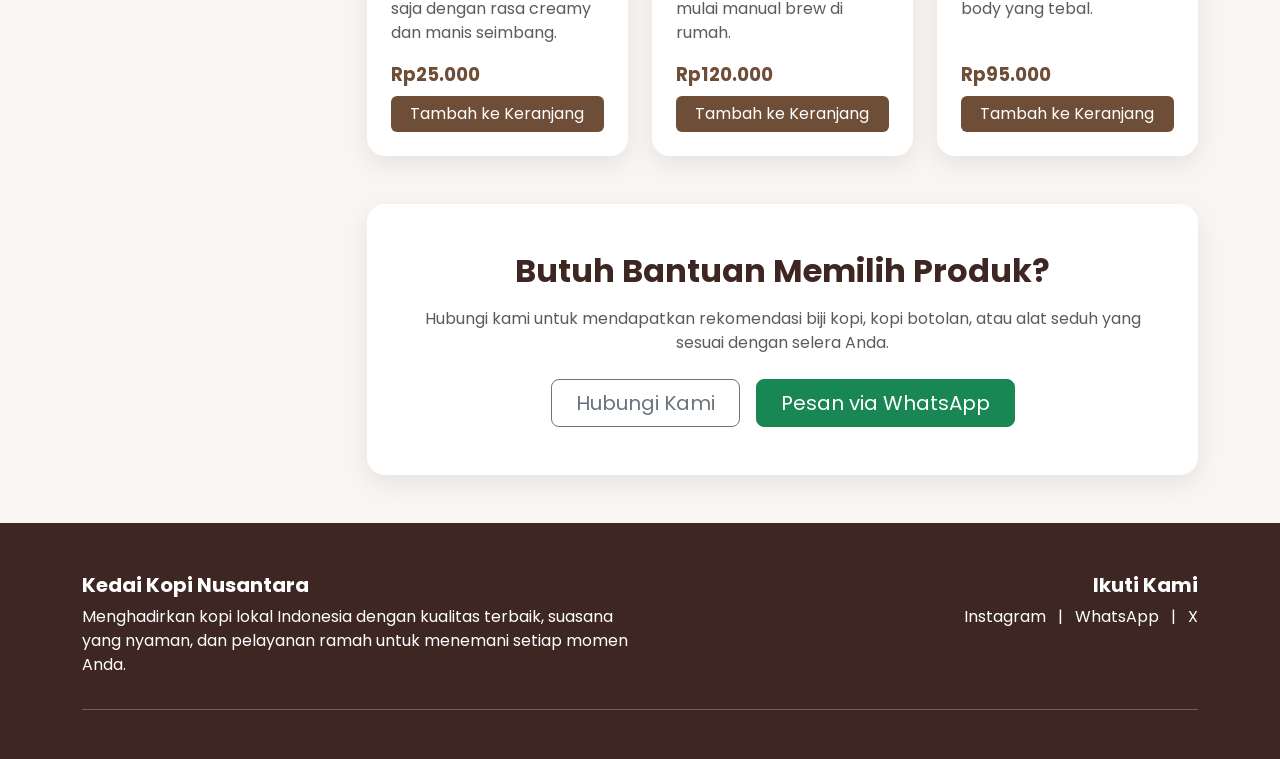
<file: toko.html>
<!DOCTYPE html>
<html lang="id">

<head>
    <meta charset="UTF-8">
    <meta name="viewport" content="width=device-width, initial-scale=1.0">
    <meta name="description"
        content="Toko Kedai Kopi Nusantara menyediakan biji kopi pilihan, kopi botolan, dan alat seduh untuk dinikmati di rumah.">
    <title>Kedai Kopi Nusantara - Toko</title>

    <link href="https://cdn.jsdelivr.net/npm/bootstrap@5.3.3/dist/css/bootstrap.min.css" rel="stylesheet">
    <link href="https://fonts.googleapis.com/css2?family=Poppins:wght@300;400;500;600;700&display=swap"
        rel="stylesheet">
    <link rel="stylesheet" href="style/toko.css">
</head>

<body class="d-flex flex-column min-vh-100">

    <nav class="navbar navbar-expand-lg navbar-dark sticky-top">
        <div class="container">
            <a class="navbar-brand fw-bold" href="index.html">KOPI NUSANTARA</a>

            <button class="navbar-toggler" type="button" data-bs-toggle="collapse" data-bs-target="#navbarNav"
                aria-controls="navbarNav" aria-expanded="false" aria-label="Toggle navigation">
                <span class="navbar-toggler-icon"></span>
            </button>

            <div class="collapse navbar-collapse" id="navbarNav">
                <ul class="navbar-nav ms-auto">
                    <li class="nav-item"><a class="nav-link" href="index.html">Beranda</a></li>
                    <li class="nav-item"><a class="nav-link" href="menu.html">Menu</a></li>
                    <li class="nav-item"><a class="nav-link" href="edukasi.html">Edukasi</a></li>
                    <li class="nav-item"><a class="nav-link" href="cerita.html">Cerita Kami</a></li>
                    <li class="nav-item"><a class="nav-link active" href="toko.html">Toko</a></li>
                    <li class="nav-item"><a class="nav-link" href="kontak.html">Kontak</a></li>
                </ul>
            </div>
        </div>
    </nav>

    <header class="page-header">
        <div class="container">
            <h1 class="display-4 fw-bold">Toko Kedai Kopi Nusantara</h1>
            <p class="lead">Bawa pulang biji kopi pilihan, kopi botolan, dan perlengkapan seduh favorit Anda.</p>
        </div>
    </header>

    <section class="py-5 flex-grow-1">
        <div class="container">
            <div class="alert alert-success alert-cart" id="alertCart" role="alert">
                Produk berhasil ditambahkan ke keranjang.
            </div>

            <div class="text-center mb-5">
                <h2 class="section-title mb-3">Produk Pilihan Kami</h2>
                <p class="section-subtitle">
                    Temukan berbagai pilihan biji kopi lokal berkualitas dari daerah terbaik di Indonesia.
                    Cocok untuk Anda yang ingin menikmati pengalaman ngopi khas Kedai Kopi Nusantara di rumah.
                </p>
            </div>

            <div class="row g-4">
                <div class="col-lg-3">
                    <div class="category-box">
                        <h4 class="section-title mb-3">Kategori</h4>
                        <div class="list-group" id="categoryList">
                            <button type="button" class="list-group-item list-group-item-action active"
                                data-filter="all">Semua Produk</button>
                            <button type="button" class="list-group-item list-group-item-action"
                                data-filter="arabica">Arabica</button>
                            <button type="button" class="list-group-item list-group-item-action"
                                data-filter="robusta">Robusta</button>
                            <button type="button" class="list-group-item list-group-item-action"
                                data-filter="botol">Kopi Susu Botolan</button>
                            <button type="button" class="list-group-item list-group-item-action" data-filter="alat">Alat
                                Seduh</button>
                        </div>
                    </div>
                </div>

                <div class="col-lg-9">
                    <div
                        class="store-summary d-flex flex-column flex-md-row justify-content-between align-items-md-center gap-2">
                        <div>
                            <h4 class="section-title mb-1">Produk Pilihan</h4>
                            <p class="text-muted mb-0">Pilih produk favorit Anda dari kategori yang tersedia.</p>
                        </div>
                        <div class="text-md-end">
                            <span class="fw-semibold">Jumlah item di keranjang: </span>
                            <span id="cartCount">0</span>
                        </div>
                    </div>

                    <div class="row g-4" id="productContainer">

                        <div class="col-md-6 col-xl-4 product-item" data-category="arabica">
                            <div class="product-card h-100">
                                <img src="assets/gayo.png" alt="Arabica Gayo">
                                <div class="p-4 d-flex flex-column h-100">
                                    <span class="badge-product">Arabica</span>
                                    <h5 class="fw-bold">Arabica Gayo - 200gr</h5>
                                    <p class="text-muted">Karakter rasa floral, sedikit asam, dan aroma rempah yang
                                        khas.</p>
                                    <div class="mt-auto">
                                        <p class="price-tag mb-2">Rp85.000</p>
                                        <button type="button" class="btn btn-beli add-to-cart">Tambah ke
                                            Keranjang</button>
                                    </div>
                                </div>
                            </div>
                        </div>

                        <div class="col-md-6 col-xl-4 product-item" data-category="arabica">
                            <div class="product-card h-100">
                                <img src="assets/toraja.png" alt="Arabica Toraja">
                                <div class="p-4 d-flex flex-column h-100">
                                    <span class="badge-product">Arabica</span>
                                    <h5 class="fw-bold">Arabica Toraja - 200gr</h5>
                                    <p class="text-muted">Body tebal dengan sentuhan dark chocolate dan aftertaste yang
                                        kuat.</p>
                                    <div class="mt-auto">
                                        <p class="price-tag mb-2">Rp90.000</p>
                                        <button type="button" class="btn btn-beli add-to-cart">Tambah ke
                                            Keranjang</button>
                                    </div>
                                </div>
                            </div>
                        </div>

                        <div class="col-md-6 col-xl-4 product-item" data-category="robusta">
                            <div class="product-card h-100">
                                <img src="assets/robusta.png" alt="Robusta Lampung">
                                <div class="p-4 d-flex flex-column h-100">
                                    <span class="badge-product">Robusta</span>
                                    <h5 class="fw-bold">Robusta Lampung - 250gr</h5>
                                    <p class="text-muted">Rasa kuat, pahit, dan sangat cocok untuk campuran kopi susu.
                                    </p>
                                    <div class="mt-auto">
                                        <p class="price-tag mb-2">Rp60.000</p>
                                        <button type="button" class="btn btn-beli add-to-cart">Tambah ke
                                            Keranjang</button>
                                    </div>
                                </div>
                            </div>
                        </div>

                        <div class="col-md-6 col-xl-4 product-item" data-category="botol">
                            <div class="product-card h-100">
                                <img src="assets/botolan.png" alt="Kopi Susu Gula Aren">
                                <div class="p-4 d-flex flex-column h-100">
                                    <span class="badge-product">Botolan</span>
                                    <h5 class="fw-bold">Kopi Susu Gula Aren - 250ml</h5>
                                    <p class="text-muted">Praktis diminum kapan saja dengan rasa creamy dan manis
                                        seimbang.</p>
                                    <div class="mt-auto">
                                        <p class="price-tag mb-2">Rp25.000</p>
                                        <button type="button" class="btn btn-beli add-to-cart">Tambah ke
                                            Keranjang</button>
                                    </div>
                                </div>
                            </div>
                        </div>

                        <div class="col-md-6 col-xl-4 product-item" data-category="alat">
                            <div class="product-card h-100">
                                <img src="assets/v60_set.png" alt="V60 Dripper Set">
                                <div class="p-4 d-flex flex-column h-100">
                                    <span class="badge-product">Alat Seduh</span>
                                    <h5 class="fw-bold">V60 Dripper Set</h5>
                                    <p class="text-muted">Paket dripper sederhana untuk Anda yang ingin mulai manual
                                        brew di rumah.</p>
                                    <div class="mt-auto">
                                        <p class="price-tag mb-2">Rp120.000</p>
                                        <button type="button" class="btn btn-beli add-to-cart">Tambah ke
                                            Keranjang</button>
                                    </div>
                                </div>
                            </div>
                        </div>

                        <div class="col-md-6 col-xl-4 product-item" data-category="alat">
                            <div class="product-card h-100">
                                <img src="assets/press.png" alt="French Press">
                                <div class="p-4 d-flex flex-column h-100">
                                    <span class="badge-product">Alat Seduh</span>
                                    <h5 class="fw-bold">French Press</h5>
                                    <p class="text-muted">Alat seduh praktis untuk menghasilkan kopi dengan body yang
                                        tebal.</p>
                                    <div class="mt-auto">
                                        <p class="price-tag mb-2">Rp95.000</p>
                                        <button type="button" class="btn btn-beli add-to-cart">Tambah ke
                                            Keranjang</button>
                                    </div>
                                </div>
                            </div>
                        </div>

                    </div>

                    <div class="mt-5">
                        <div class="cta-box p-4 p-md-5 text-center">
                            <h2 class="section-title mb-3">Butuh Bantuan Memilih Produk?</h2>
                            <p class="text-muted mb-4">
                                Hubungi kami untuk mendapatkan rekomendasi biji kopi, kopi botolan,
                                atau alat seduh yang sesuai dengan selera Anda.
                            </p>
                            <div class="d-flex flex-column flex-sm-row justify-content-center gap-3">
                                <a href="kontak.html" class="btn btn-outline-secondary btn-lg px-4">Hubungi Kami</a>
                                <a href="https://wa.me/6285730565400" target="_blank" rel="noopener noreferrer"
                                    class="btn btn-success btn-lg px-4">Pesan via WhatsApp</a>
                            </div>
                        </div>
                    </div>

                </div>
            </div>
        </div>
    </section>

    <footer class="footer mt-auto">
        <div class="container">
            <div class="row g-4">
                <div class="col-md-6">
                    <h5 class="fw-bold">Kedai Kopi Nusantara</h5>
                    <p class="mb-2">
                        Menghadirkan kopi lokal Indonesia dengan kualitas terbaik, suasana yang nyaman, dan pelayanan ramah untuk menemani setiap momen Anda.
                    </p>
                </div>

                <div class="col-md-6 text-md-end">
                    <h5 class="fw-bold">Ikuti Kami</h5>
                    <p class="mb-0">
                        <a href="https://instagram.com/" target="_blank" rel="noopener noreferrer"
                            class="text-white text-decoration-none">Instagram</a>
                        <span class="mx-2">|</span>
                        <a href="https://wa.me/6285730565400" target="_blank" rel="noopener noreferrer"
                            class="text-white text-decoration-none">WhatsApp</a>
                        <span class="mx-2">|</span>
                        <a href="https://x.com/" target="_blank" rel="noopener noreferrer"
                            class="text-white text-decoration-none">X</a>
                    </p>
                </div>
            </div>
            <hr class="my-4">
        </div>
    </footer>

    <script src="https://cdn.jsdelivr.net/npm/bootstrap@5.3.3/dist/js/bootstrap.bundle.min.js"></script>
    <script src="script/toko.js"></script>
</body>

</html>
</file>
<file: style/index.css>
:root {
    --coffee-dark: #3e2723;
    --coffee-main: #6f4e37;
    --coffee-light: #a1887f;
    --cream: #f8f5f2;
    --soft: #f3ece7;
    --accent: #d7b899;
}

html {
    scroll-behavior: smooth;
}

body {
    font-family: 'Poppins', sans-serif;
    background-color: var(--cream);
    color: #333;
}

/* NAVBAR */
.navbar {
    background-color: rgba(62, 39, 35, 0.96);
    box-shadow: 0 2px 10px rgba(0, 0, 0, 0.12);
}

.navbar-brand {
    letter-spacing: 1px;
    font-weight: 600;
}

.nav-link {
    transition: 0.3s;
}

.nav-link:hover,
.nav-link.active {
    color: #f5d7b2 !important;
}

/* HERO */
.hero-section {
    min-height: 90vh;
    display: flex;
    align-items: center;
    background:
        linear-gradient(rgba(0, 0, 0, 0.62), rgba(0, 0, 0, 0.62)),
        url('../assets/hero_index.jpg') no-repeat center center;
    background-size: cover;
    background-position: center;
    color: white;
    text-align: center;
}

.hero-section h1 {
    font-weight: 700;
    line-height: 1.2;
    text-shadow: 2px 2px 8px rgba(0, 0, 0, 0.5);
}

.hero-section p {
    max-width: 720px;
    margin: 0 auto;
    color: #f3f3f3;
}

/* BUTTON */
.btn-coffee {
    background-color: var(--coffee-main);
    color: white;
    border: none;
    transition: 0.3s ease;
}

.btn-coffee:hover {
    background-color: var(--coffee-dark);
    color: white;
    transform: translateY(-2px);
}

.btn-outline-coffee {
    border: 2px solid white;
    color: white;
    transition: 0.3s ease;
}

.btn-outline-coffee:hover {
    background-color: white;
    color: var(--coffee-dark);
}

/* SECTION */
.section-title {
    font-weight: 700;
    color: var(--coffee-dark);
}

.section-subtitle {
    color: #6c757d;
    max-width: 700px;
    margin: 0 auto;
}

.feature-card,
.product-card,
.cta-box {
    background: white;
    border: none;
    border-radius: 18px;
    box-shadow: 0 8px 24px rgba(0, 0, 0, 0.08);
    transition: 0.3s ease;
    height: 100%;
}

.feature-card:hover,
.product-card:hover {
    transform: translateY(-6px);
}

.feature-icon {
    width: 70px;
    height: 70px;
    background-color: var(--soft);
    color: var(--coffee-main);
    border-radius: 50%;
    display: flex;
    align-items: center;
    justify-content: center;
    font-size: 1.6rem;
    font-weight: 700;
    margin: 0 auto 1rem;
}

.product-card img {
    height: 230px;
    object-fit: cover;
    border-top-left-radius: 18px;
    border-top-right-radius: 18px;
}

.highlight-section {
    background-color: var(--soft);
}

.badge-custom {
    background-color: #f1dfcf;
    color: var(--coffee-dark);
    font-weight: 600;
    padding: 8px 14px;
    border-radius: 30px;
}

/* FOOTER */
.footer {
    background-color: var(--coffee-dark);
    color: white;
    padding: 50px 0 25px;
}

.footer a {
    color: #f5d7b2;
    text-decoration: none;
}

.footer a:hover {
    color: white;
}

/* RESPONSIVE */
@media (max-width: 768px) {
    .hero-section {
        min-height: 80vh;
        text-align: center;
    }

    .hero-section h1 {
        font-size: 2.2rem;
    }

    .hero-section p {
        font-size: 1rem;
    }
}
</file>
<file: style/cerita.css>
:root {
    --coffee-dark: #3e2723;
    --coffee-main: #6f4e37;
    --coffee-light: #a1887f;
    --cream: #f8f5f2;
    --soft: #f3ece7;
    --accent: #d7b899;
}

body {
    font-family: 'Poppins', sans-serif;
    background-color: var(--cream);
    color: #333;
}

/* NAVBAR */
.navbar {
    background-color: rgba(62, 39, 35, 0.96);
    box-shadow: 0 2px 10px rgba(0, 0, 0, 0.12);
}

.navbar-brand {
    letter-spacing: 1px;
    font-weight: 600;
}

.nav-link {
    transition: 0.3s;
}

.nav-link:hover,
.nav-link.active {
    color: #f5d7b2 !important;
}

/* HEADER */
.page-header {
    background:
        linear-gradient(rgba(62, 39, 35, 0.75), rgba(62, 39, 35, 0.75)),
        url('../assets/header_cerita.png') no-repeat center center;
    background-size: cover;
    background-position: center;
    color: white;
    padding: 90px 0;
    text-align: center;
}

.page-header h1 {
    font-weight: 700;
    text-shadow: 2px 2px 8px rgba(0, 0, 0, 0.35);
}

/* SECTION */
.section-title {
    color: var(--coffee-dark);
    font-weight: 700;
}

/* IMAGE */
.story-image {
    border-radius: 18px;
    box-shadow: 0 8px 24px rgba(0, 0, 0, 0.12);
    object-fit: cover;
    width: 100%;
    height: 100%;
    min-height: 350px;
}

/* CARD */
.value-card,
.team-card,
.cta-box {
    background: white;
    border: none;
    border-radius: 18px;
    box-shadow: 0 8px 24px rgba(0, 0, 0, 0.08);
}

.value-card,
.team-card {
    transition: 0.3s ease;
    height: 100%;
}

.value-card:hover,
.team-card:hover {
    transform: translateY(-6px);
}

/* TEAM */
.team-photo {
    width: 140px;
    height: 140px;
    object-fit: cover;
    border-radius: 50%;
    box-shadow: 0 6px 18px rgba(0, 0, 0, 0.15);
}

/* BADGE */
.badge-custom {
    display: inline-block;
    background-color: var(--soft);
    color: var(--coffee-dark);
    padding: 8px 14px;
    border-radius: 30px;
    font-weight: 600;
    margin-bottom: 12px;
}

.highlight-section {
    background-color: var(--soft);
}

/* BUTTON */
.btn-coffee {
    background-color: var(--coffee-main);
    color: white;
    border: none;
    transition: 0.3s ease;
}

.btn-coffee:hover {
    background-color: var(--coffee-dark);
    color: white;
    transform: translateY(-2px);
}

.btn-outline-coffee {
    border: 2px solid var(--coffee-main);
    color: var(--coffee-main);
    transition: 0.3s ease;
}

.btn-outline-coffee:hover {
    background-color: var(--coffee-main);
    color: white;
}

/* FOOTER */
.footer {
    background-color: var(--coffee-dark);
    color: white;
    padding: 50px 0 25px;
}

.footer a {
    color: #f5d7b2;
    text-decoration: none;
}

.footer a:hover {
    color: white;
}

/* RESPONSIVE */
@media (max-width: 768px) {
    .page-header {
        padding: 70px 20px;
    }

    .page-header h1 {
        font-size: 2.2rem;
    }

    .story-image {
        min-height: 250px;
    }

    .team-photo {
        width: 120px;
        height: 120px;
    }
}
</file>
<file: style/edukasi.css>
:root {
    --coffee-dark: #3e2723;
    --coffee-main: #6f4e37;
    --coffee-light: #a1887f;
    --cream: #f8f5f2;
    --soft: #f3ece7;
    --accent: #d7b899;
}

body {
    font-family: 'Poppins', sans-serif;
    background-color: var(--cream);
    color: #333;
}

/* NAVBAR */
.navbar {
    background-color: rgba(62, 39, 35, 0.96);
    box-shadow: 0 2px 10px rgba(0, 0, 0, 0.12);
}

.navbar-brand {
    letter-spacing: 1px;
    font-weight: 600;
}

.nav-link {
    transition: 0.3s;
}

.nav-link:hover,
.nav-link.active {
    color: #f5d7b2 !important;
}

/* HEADER */
.page-header {
    background:
        linear-gradient(rgba(93, 64, 55, 0.78), rgba(93, 64, 55, 0.78)),
        url('../assets/hero_edukasi.jpg') no-repeat center center;
    background-size: cover;
    background-position: center;
    color: white;
    padding: 90px 0;
    text-align: center;
}

.page-header h1 {
    font-weight: 700;
    text-shadow: 2px 2px 8px rgba(0, 0, 0, 0.35);
}

.section-title {
    color: var(--coffee-dark);
    font-weight: 700;
}

.section-subtitle {
    color: #6c757d;
    max-width: 720px;
    margin: 0 auto;
}

/* IMAGE */
.brewing-img {
    border-radius: 18px;
    box-shadow: 0 10px 24px rgba(0, 0, 0, 0.12);
    width: 100%;
    height: 320px;
    object-fit: cover;
}

/* ACCORDION */
.accordion-item {
    border: none;
    border-radius: 12px !important;
    overflow: hidden;
    margin-bottom: 12px;
    box-shadow: 0 6px 18px rgba(0, 0, 0, 0.06);
}

.accordion-button:not(.collapsed) {
    background-color: #e8d8ce;
    color: var(--coffee-dark);
    font-weight: 600;
    box-shadow: none;
}

.accordion-button:focus {
    box-shadow: none;
    border-color: var(--coffee-main);
}

/* CARD */
.info-card,
.faq-card,
.cta-box {
    background: white;
    border: none;
    border-radius: 18px;
    box-shadow: 0 8px 24px rgba(0, 0, 0, 0.08);
    height: 100%;
}

.info-card {
    transition: 0.3s ease;
}

.info-card:hover {
    transform: translateY(-6px);
}

/* BADGE */
.badge-custom {
    display: inline-block;
    background-color: var(--soft);
    color: var(--coffee-dark);
    padding: 8px 14px;
    border-radius: 30px;
    font-weight: 600;
    margin-bottom: 12px;
}

.highlight-section {
    background-color: var(--soft);
}

/* BUTTON */
.btn-coffee {
    background-color: var(--coffee-main);
    color: white;
    border: none;
    transition: 0.3s ease;
}

.btn-coffee:hover {
    background-color: var(--coffee-dark);
    color: white;
    transform: translateY(-2px);
}

.btn-outline-coffee {
    border: 2px solid var(--coffee-main);
    color: var(--coffee-main);
    transition: 0.3s ease;
}

.btn-outline-coffee:hover {
    background-color: var(--coffee-main);
    color: white;
}

/* FOOTER */
.footer {
    background-color: var(--coffee-dark);
    color: white;
    padding: 50px 0 25px;
}

.footer a {
    color: #f5d7b2;
    text-decoration: none;
}

.footer a:hover {
    color: white;
}

/* RESPONSIVE */
@media (max-width: 768px) {
    .page-header {
        padding: 70px 20px;
    }

    .page-header h1 {
        font-size: 2.2rem;
    }

    .brewing-img {
        height: 250px;
    }
}
</file>
<file: style/kontak.css>
body {
    font-family: 'Poppins', sans-serif;
    background-color: #f8f5f2;
    color: #333;
}

/* NAVBAR */
.navbar {
    background-color: #3e2723;
    box-shadow: 0 2px 8px rgba(0, 0, 0, 0.1);
}

.navbar-brand {
    letter-spacing: 1px;
    font-weight: 600;
}

.nav-link {
    transition: 0.3s;
}

.nav-link:hover,
.nav-link.active {
    color: #f5d7b2 !important;
}

/* HEADER */
.page-header {
    background: linear-gradient(rgba(93, 64, 55, 0.85), rgba(93, 64, 55, 0.85)),
        url('../assets/bg_kontak.png') no-repeat center center;
    background-size: cover;
    color: white;
    padding: 80px 0;
    text-align: center;
}

.page-header h1 {
    text-shadow: 2px 2px 8px rgba(0, 0, 0, 0.35);
}

.page-header p {
    max-width: 700px;
    margin: 0 auto;
}

/* BOX */
.kotak-putih {
    background-color: white;
    padding: 30px;
    border-radius: 16px;
    box-shadow: 0 8px 18px rgba(0, 0, 0, 0.08);
}

.section-accent {
    color: #3e2723;
}

/* BUTTON */
.btn-kopi {
    background-color: #795548;
    color: white;
    border: none;
    transition: 0.3s;
}

.btn-kopi:hover {
    background-color: #3e2723;
    color: white;
    transform: translateY(-2px);
}

/* FORM */
.form-control {
    border-radius: 10px;
    border: 1px solid #d7ccc8;
}

.form-control:focus {
    border-color: #795548;
    box-shadow: 0 0 0 0.2rem rgba(121, 85, 72, 0.15);
}

/* TABLE */
.table thead th {
    background-color: #795548 !important;
    color: white !important;
    text-align: center;
    vertical-align: middle;
}

.table tbody td {
    vertical-align: middle;
}

/* FOOTER */
.footer {
    background-color: #3e2723;
    color: white;
    padding: 40px 0;
}

.footer a {
    color: #f5d7b2;
}

.footer a:hover {
    color: white;
}

/* RESPONSIVE */
@media (max-width: 768px) {
    .page-header {
        padding: 60px 20px;
    }

    .page-header h1 {
        font-size: 2rem;
    }

    .kotak-putih {
        padding: 20px;
    }
}
</file>
<file: style/menu.css>
:root {
    --coffee-dark: #3e2723;
    --coffee-main: #6f4e37;
    --coffee-light: #a1887f;
    --cream: #f8f5f2;
    --soft: #f3ece7;
    --accent: #d7b899;
}

body {
    font-family: 'Poppins', sans-serif;
    background-color: var(--cream);
    color: #333;
}

/* NAVBAR */
.navbar {
    background-color: rgba(62, 39, 35, 0.96);
    box-shadow: 0 2px 10px rgba(0, 0, 0, 0.12);
}

.navbar-brand {
    letter-spacing: 1px;
    font-weight: 600;
}

.nav-link {
    transition: 0.3s;
}

.nav-link:hover,
.nav-link.active {
    color: #f5d7b2 !important;
}

/* HEADER */
.page-header {
    background:
        linear-gradient(rgba(62, 39, 35, 0.78), rgba(62, 39, 35, 0.78)),
        url("../assets/header_menu.png") no-repeat center center;
    background-size: cover;
    background-position: center;
    color: white;
    padding: 90px 0;
    text-align: center;
}

.page-header h1 {
    font-weight: 700;
    text-shadow: 2px 2px 8px rgba(0, 0, 0, 0.35);
}

.page-header p {
    max-width: 760px;
    margin: 0 auto;
}

/* SECTION */
.section-title {
    font-weight: 700;
    color: var(--coffee-dark);
}

.section-subtitle {
    color: #6c757d;
    max-width: 720px;
    margin: 0 auto;
}

/* NAV PILLS */
.nav-pills .nav-link {
    color: var(--coffee-main);
    font-weight: 600;
    border-radius: 30px;
    margin: 0 5px;
    background-color: #fff;
    border: 1px solid #e7d8cf;
    transition: 0.3s;
}

.nav-pills .nav-link.active {
    background-color: var(--coffee-main);
    color: white;
}

.nav-pills .nav-link:hover {
    background-color: var(--soft);
    color: var(--coffee-dark);
}

/* MENU CARD */
.menu-card {
    border: none;
    border-radius: 18px;
    overflow: hidden;
    box-shadow: 0 8px 24px rgba(0, 0, 0, 0.08);
    transition: 0.3s ease;
    background: white;
    height: 100%;
}

.menu-card:hover {
    transform: translateY(-6px);
}

.menu-card img {
    height: 220px;
    object-fit: cover;
}

.price-tag {
    color: var(--coffee-main);
    font-weight: 700;
    font-size: 1.1rem;
}

.badge-menu {
    display: inline-block;
    padding: 6px 12px;
    border-radius: 20px;
    font-size: 0.85rem;
    font-weight: 600;
    background-color: var(--soft);
    color: var(--coffee-dark);
    margin-bottom: 12px;
}

/* CTA */
.cta-box {
    background: white;
    border-radius: 20px;
    box-shadow: 0 8px 24px rgba(0, 0, 0, 0.08);
}

/* BUTTON */
.btn-coffee {
    background-color: var(--coffee-main);
    color: white;
    border: none;
    transition: 0.3s ease;
}

.btn-coffee:hover {
    background-color: var(--coffee-dark);
    color: white;
    transform: translateY(-2px);
}

.btn-outline-coffee {
    border: 2px solid var(--coffee-main);
    color: var(--coffee-main);
    transition: 0.3s ease;
}

.btn-outline-coffee:hover {
    background-color: var(--coffee-main);
    color: white;
}

/* FOOTER */
.footer {
    background-color: var(--coffee-dark);
    color: white;
    padding: 50px 0 25px;
}

.footer a {
    color: #f5d7b2;
    text-decoration: none;
}

.footer a:hover {
    color: white;
}

/* RESPONSIVE */
@media (max-width: 768px) {
    .page-header {
        padding: 70px 20px;
    }

    .page-header h1 {
        font-size: 2.2rem;
    }

    .nav-pills .nav-link {
        margin-bottom: 10px;
    }

    .menu-card img {
        height: 200px;
    }
}
</file>
<file: style/toko.css>
:root {
    --coffee-dark: #3e2723;
    --coffee-main: #6f4e37;
    --coffee-light: #a1887f;
    --cream: #f8f5f2;
    --soft: #f3ece7;
    --accent: #d7b899;
}

body {
    font-family: 'Poppins', sans-serif;
    background-color: var(--cream);
    color: #333;
}

/* NAVBAR */
.navbar {
    background-color: rgba(62, 39, 35, 0.96);
    box-shadow: 0 2px 10px rgba(0, 0, 0, 0.12);
}

.navbar-brand {
    letter-spacing: 1px;
    font-weight: 600;
}

.nav-link {
    transition: 0.3s;
}

.nav-link:hover,
.nav-link.active {
    color: #f5d7b2 !important;
}

/* HEADER */
.page-header {
    background:
        linear-gradient(rgba(62, 39, 35, 0.78), rgba(62, 39, 35, 0.78)),
        url("../assets/bg_toko.png") no-repeat center center;
    background-size: cover;
    background-position: center;
    color: white;
    padding: 90px 0;
    text-align: center;
}

.page-header h1 {
    font-weight: 700;
    text-shadow: 2px 2px 8px rgba(0, 0, 0, 0.35);
}

/* SECTION */
.section-title {
    color: var(--coffee-dark);
    font-weight: 700;
}

.section-subtitle {
    color: #6c757d;
    max-width: 760px;
    margin: 0 auto;
}

/* ALERT */
.alert-cart {
    display: none;
}

/* BOX */
.category-box,
.store-summary,
.product-card,
.cta-box {
    background: white;
    border: none;
    border-radius: 18px;
    box-shadow: 0 8px 24px rgba(0, 0, 0, 0.08);
}

.category-box {
    padding: 24px;
}

.store-summary {
    padding: 20px 24px;
    margin-bottom: 24px;
}

/* CATEGORY */
.list-group-item {
    border-radius: 12px !important;
    margin-bottom: 10px;
    border: 1px solid #eadfd8;
    color: var(--coffee-dark);
    font-weight: 500;
    cursor: pointer;
    transition: 0.3s;
}

.list-group-item.active,
.list-group-item:hover {
    background-color: var(--coffee-main);
    border-color: var(--coffee-main);
    color: white;
}

/* PRODUCT */
.product-card {
    overflow: hidden;
    transition: 0.3s ease;
    height: 100%;
    display: flex;
    flex-direction: column;
}

.product-card:hover {
    transform: translateY(-6px);
}

.product-card img {
    width: 100%;
    height: 220px;
    object-fit: cover;
    display: block;
}

.product-card .p-4 {
    flex: 1;
    display: flex;
    flex-direction: column;
}

.product-card .mt-auto {
    margin-top: auto !important;
}

.badge-product {
    display: inline-block;
    padding: 6px 12px;
    border-radius: 20px;
    font-size: 0.85rem;
    font-weight: 600;
    background-color: var(--soft);
    color: var(--coffee-dark);
    margin-bottom: 12px;
}

.price-tag {
    color: var(--coffee-main);
    font-weight: 700;
    font-size: 1.15rem;
}

/* BUTTON */
.btn-beli {
    background-color: var(--coffee-main);
    color: white;
    width: 100%;
    border: none;
    transition: 0.3s ease;
}

.btn-beli:hover {
    background-color: var(--coffee-dark);
    color: white;
    transform: translateY(-2px);
}

.product-item.hide {
    display: none;
}

/* FOOTER */
.footer {
    background-color: var(--coffee-dark);
    color: white;
    padding: 50px 0 25px;
}

.footer a {
    color: #f5d7b2;
    text-decoration: none;
}

.footer a:hover {
    color: white;
}

/* RESPONSIVE */
@media (max-width: 768px) {
    .page-header {
        padding: 70px 20px;
    }

    .page-header h1 {
        font-size: 2.2rem;
    }

    .product-card img {
        height: 200px;
    }
}
</file>
